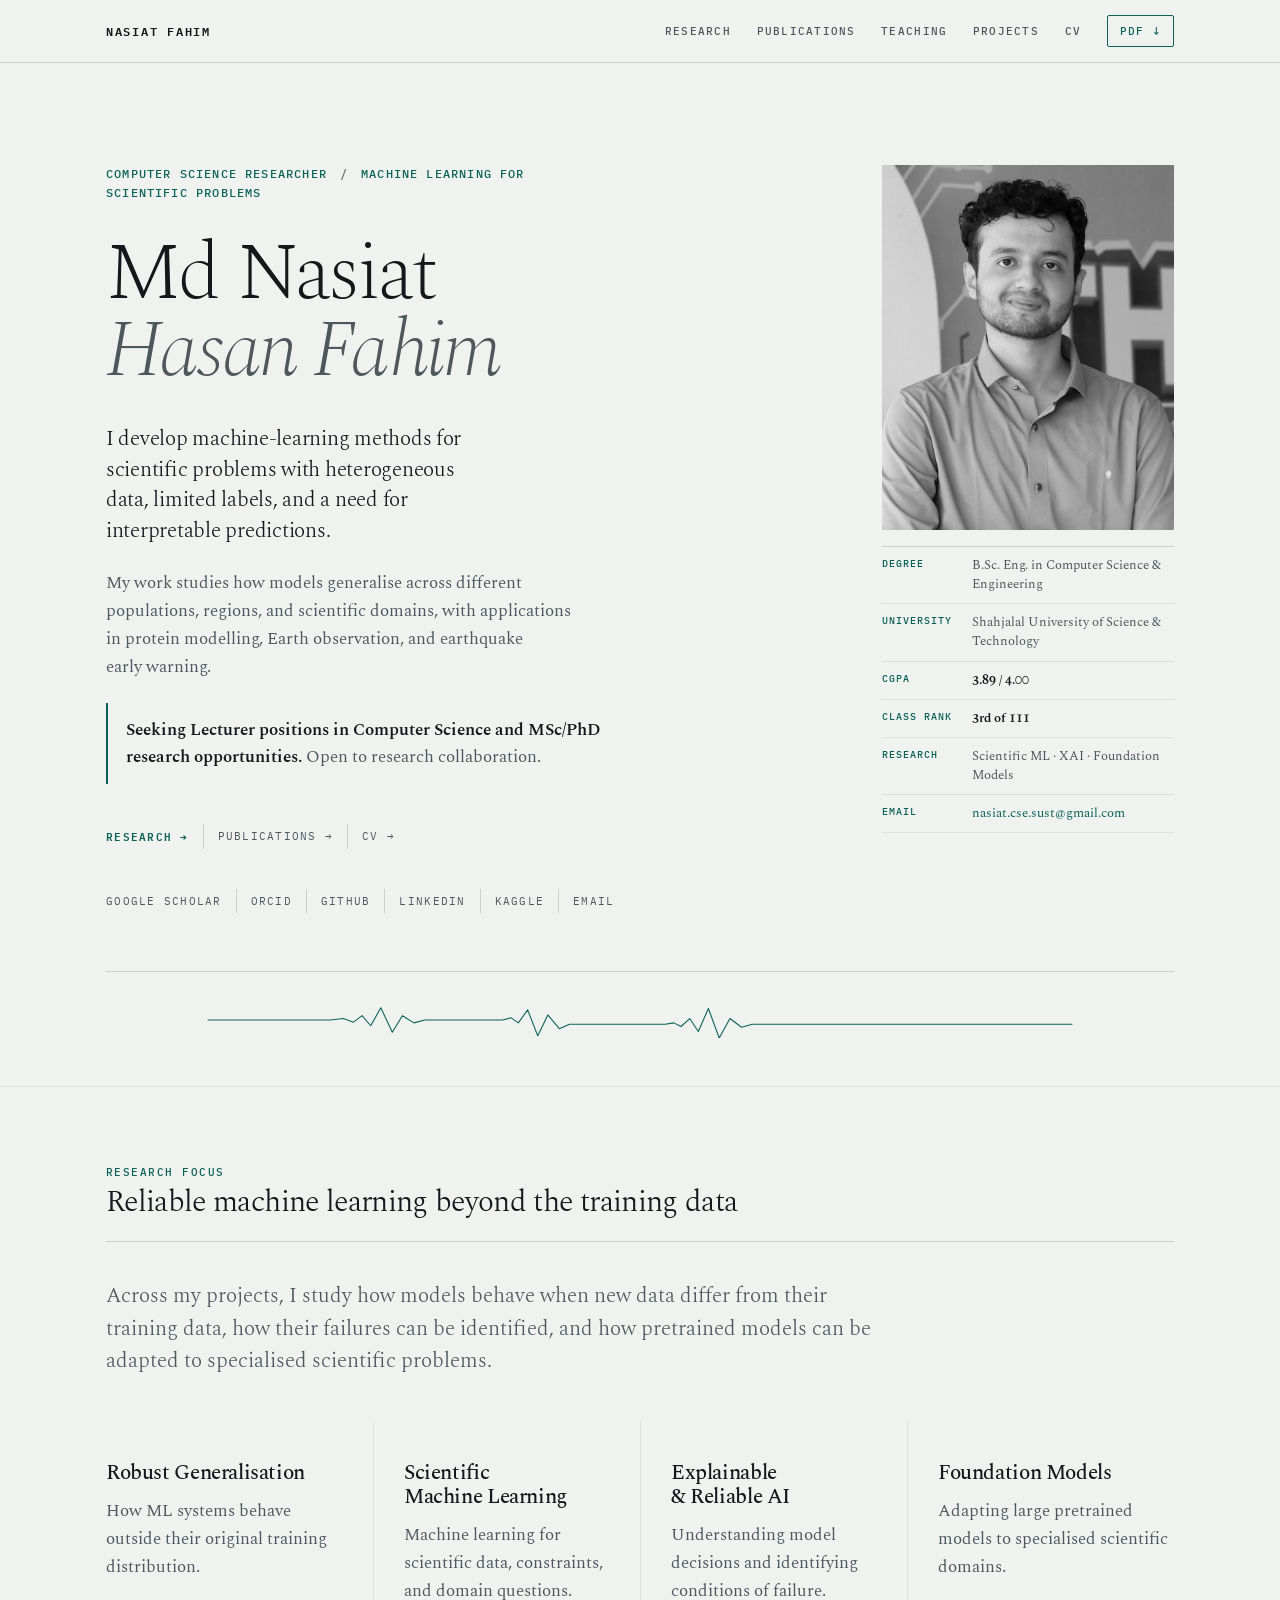
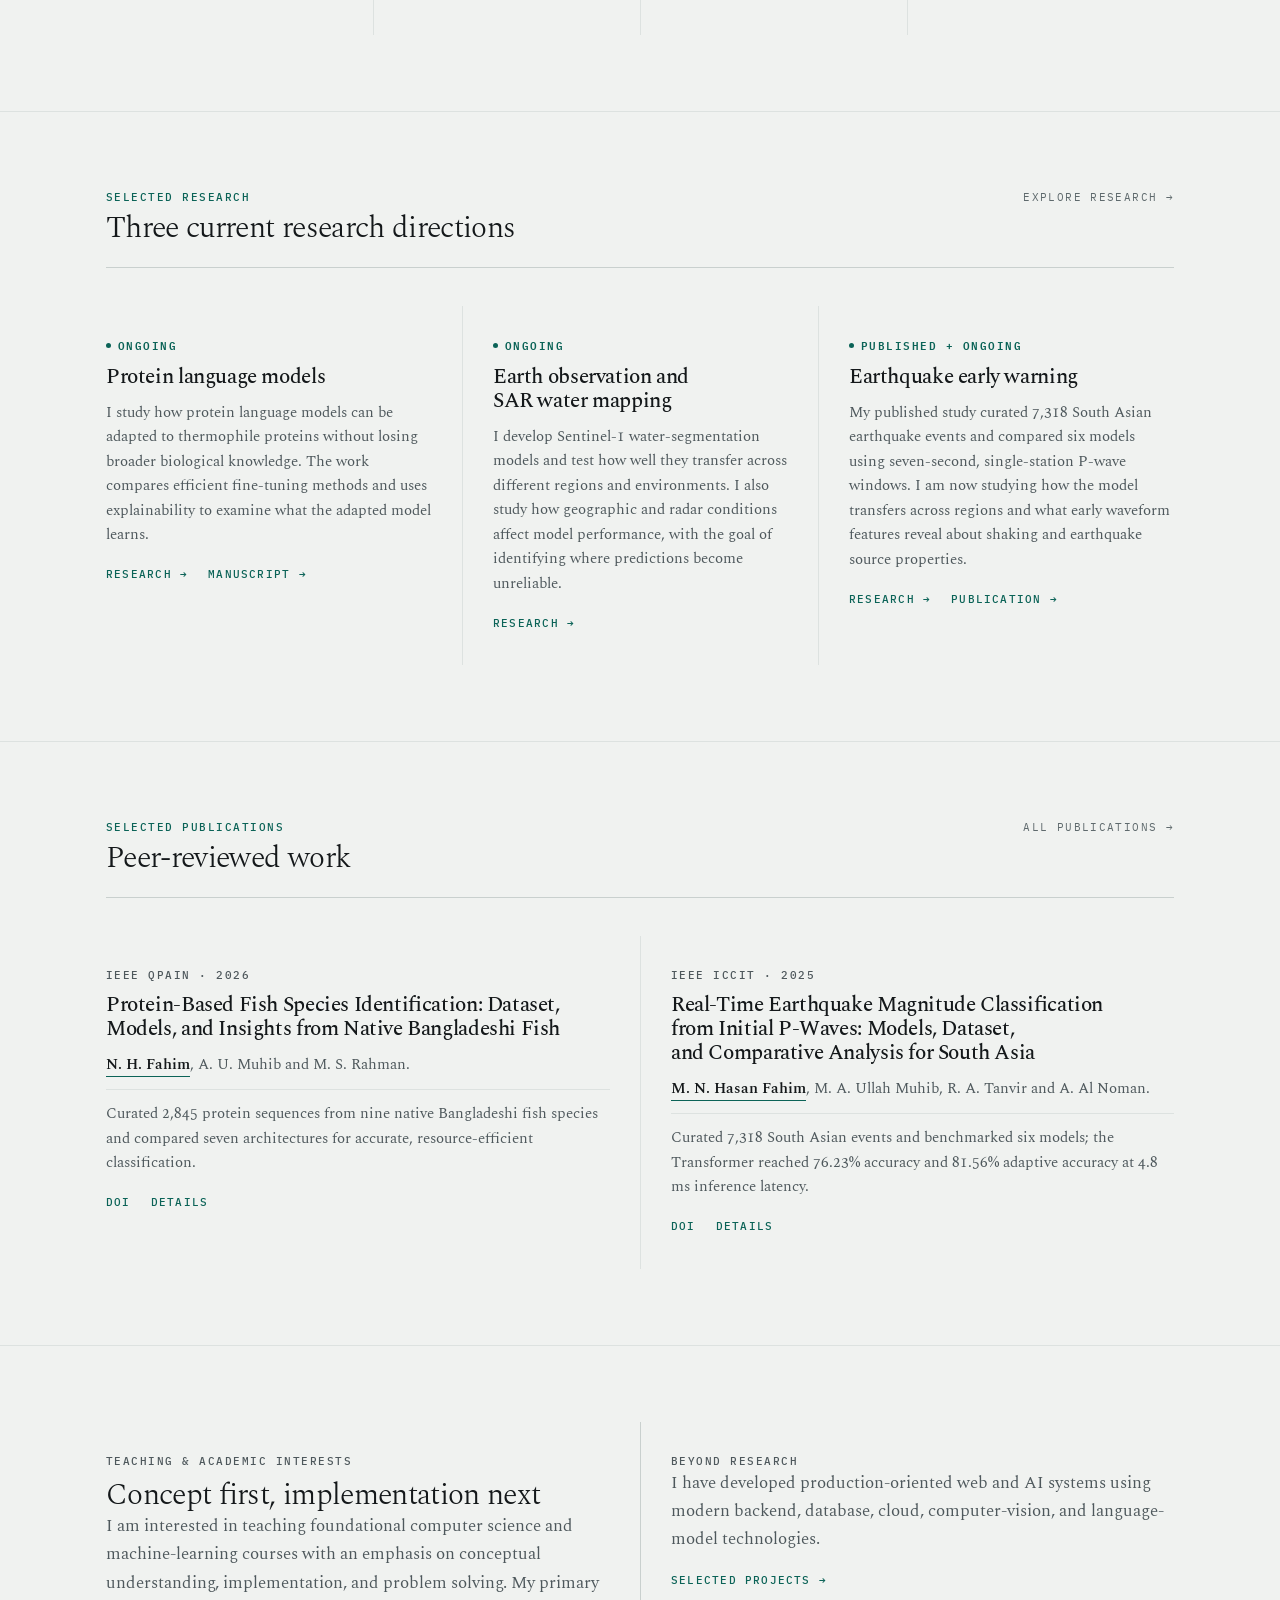
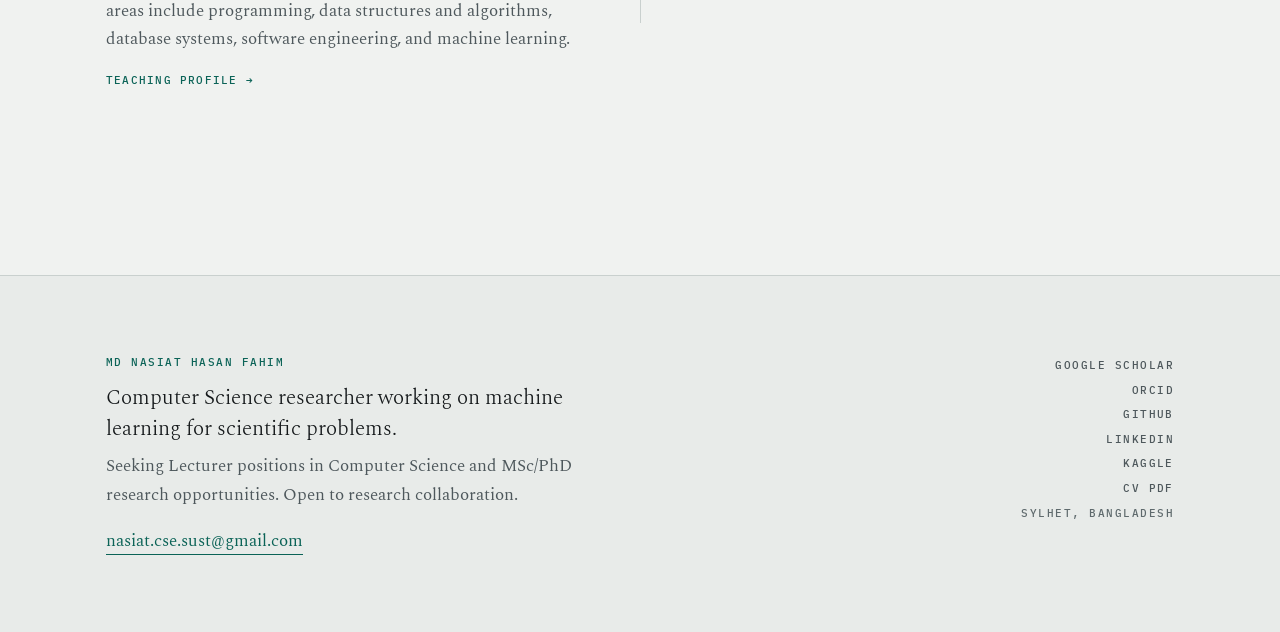
<file: index.html>
<!DOCTYPE html>
<html lang="en">
<head>
<meta charset="utf-8">
<meta name="viewport" content="width=device-width,initial-scale=1">
<title>Md Nasiat Hasan Fahim — Computer Science Researcher</title>
<meta name="description" content="Md Nasiat Hasan Fahim is a computer science researcher working on robust and explainable machine learning for scientific problems, including protein modelling, Earth observation, and earthquake early warning.">
<meta name="author" content="Md Nasiat Hasan Fahim">
<link rel="canonical" href="https://nasiatfahim.github.io/">
<meta property="og:type" content="website">
<meta property="og:title" content="Md Nasiat Hasan Fahim — Computer Science Researcher">
<meta property="og:description" content="Robust and explainable machine learning for scientific problems.">
<meta property="og:url" content="https://nasiatfahim.github.io/">
<meta property="og:image" content="https://nasiatfahim.github.io/assets/og.png">
<meta property="og:site_name" content="Md Nasiat Hasan Fahim">
<meta name="twitter:card" content="summary_large_image">
<meta name="twitter:title" content="Md Nasiat Hasan Fahim — Computer Science Researcher">
<meta name="twitter:description" content="Robust and explainable machine learning for scientific problems.">
<meta name="twitter:image" content="https://nasiatfahim.github.io/assets/og.png">
<link rel="preconnect" href="https://fonts.googleapis.com">
<link rel="preconnect" href="https://fonts.gstatic.com" crossorigin>
<link href="https://fonts.googleapis.com/css2?family=IBM+Plex+Mono:wght@400;450;500;600&family=Spectral:ital,wght@0,200;0,300;0,400;0,500;0,600;1,300;1,400&display=swap" rel="stylesheet">
<link rel="icon" href="data:image/svg+xml,%3Csvg xmlns=%27http://www.w3.org/2000/svg%27 viewBox=%270 0 32 32%27%3E%3Crect width=%2732%27 height=%2732%27 fill=%27%230B6357%27/%3E%3Cpath d=%27M4 16h5l3-9 4 18 4-13 3 4h5%27 fill=%27none%27 stroke=%27%23F0F2F0%27 stroke-width=%272%27 stroke-linejoin=%27round%27 stroke-linecap=%27round%27/%3E%3C/svg%3E">
<meta name="theme-color" content="#F0F2F0" media="(prefers-color-scheme: light)">
<meta name="theme-color" content="#0E1214" media="(prefers-color-scheme: dark)">
<link rel="stylesheet" href="assets/site.css">
<script type="application/ld+json">
{
  "@context": "https://schema.org",
  "@graph": [
    {
      "@type": "WebSite",
      "@id": "https://nasiatfahim.github.io/#website",
      "url": "https://nasiatfahim.github.io/",
      "name": "Md Nasiat Hasan Fahim",
      "alternateName": [
        "Nasiat Fahim",
        "nasiatfahim.github.io"
      ]
    },
    {
      "@type": "ProfilePage",
      "@id": "https://nasiatfahim.github.io/#profile",
      "url": "https://nasiatfahim.github.io/",
      "name": "Md Nasiat Hasan Fahim — Academic Profile",
      "isPartOf": {
        "@id": "https://nasiatfahim.github.io/#website"
      },
      "mainEntity": {
        "@id": "https://nasiatfahim.github.io/#person"
      }
    },
    {
      "@type": "Person",
      "@id": "https://nasiatfahim.github.io/#person",
      "name": "Md Nasiat Hasan Fahim",
      "alternateName": [
        "Md. Nasiat Hasan Fahim",
        "Nasiat Hasan Fahim",
        "Nasiat Fahim"
      ],
      "url": "https://nasiatfahim.github.io/",
      "image": "https://nasiatfahim.github.io/assets/portrait.jpg",
      "email": "mailto:nasiat.cse.sust@gmail.com",
      "jobTitle": "Computer Science Researcher",
      "alumniOf": {
        "@type": "CollegeOrUniversity",
        "name": "Shahjalal University of Science and Technology",
        "alternateName": "SUST"
      },
      "knowsAbout": [
        "Machine Learning",
        "Scientific Machine Learning",
        "Explainable Artificial Intelligence",
        "Robust Generalisation",
        "Foundation Models",
        "Remote Sensing",
        "Protein Language Models",
        "Earthquake Early Warning"
      ],
      "identifier": {
        "@type": "PropertyValue",
        "propertyID": "ORCID",
        "value": "0009-0007-4259-212X"
      },
      "sameAs": [
        "https://scholar.google.com/citations?user=66ZlI5MAAAAJ",
        "https://orcid.org/0009-0007-4259-212X",
        "https://github.com/nasiatfahim",
        "https://www.linkedin.com/in/nasiat-fahim",
        "https://www.kaggle.com/nasiatfahim"
      ]
    }
  ]
}
</script>
</head>
<body>
<a class="skip" href="#main">Skip to content</a>

<header class="masthead">
  <div class="wrap">
    <div class="brand-row">
      <a class="brand" href="index.html" aria-current="page">Nasiat&nbsp;Fahim</a>
      <a class="mobile-pdf" href="assets/Md-Nasiat-Hasan-Fahim-CV.pdf" download>Download CV</a>
    </div>
    <nav class="nav" aria-label="Main">
      <a href="research.html">Research</a>
      <a href="publications.html">Publications</a>
      <a href="teaching.html">Teaching</a>
      <a href="projects.html">Projects</a>
      <a href="cv.html">CV</a>
      <a class="pdf desktop-pdf" href="assets/Md-Nasiat-Hasan-Fahim-CV.pdf" download aria-label="Download Md Nasiat Hasan Fahim CV as PDF">PDF&nbsp;&darr;</a>
    </nav>
  </div>
</header>

<main id="main">
<section class="hero home-hero">
  <div class="wrap">
    <div class="hero-grid">
      <div>
        <p class="hero-role">Computer Science Researcher <span aria-hidden="true">/</span> Machine Learning for Scientific Problems</p>
        <h1>Md Nasiat<br><em>Hasan Fahim</em></h1>
        <p class="lede">I develop machine-learning methods for scientific problems with heterogeneous data, limited labels, and a need for interpretable predictions.</p>
        <p class="standfirst">My work studies how models generalise across different populations, regions, and scientific domains, with applications in protein modelling, Earth observation, and earthquake early warning.</p>
        <p class="opportunity"><strong>Seeking Lecturer positions in Computer Science and MSc/PhD research opportunities.</strong> Open to research collaboration.</p>
        <div class="links primary-links">
          <a class="key" href="research.html">Research &rarr;</a>
          <a href="publications.html">Publications &rarr;</a>
          <a href="cv.html">CV &rarr;</a>
        </div>
        <div class="links secondary-links" aria-label="External profiles and contact">
          <a rel="me" href="https://scholar.google.com/citations?user=66ZlI5MAAAAJ">Google Scholar</a>
          <a rel="me" href="https://orcid.org/0009-0007-4259-212X">ORCID</a>
          <a rel="me" href="https://github.com/nasiatfahim">GitHub</a>
          <a rel="me" href="https://www.linkedin.com/in/nasiat-fahim">LinkedIn</a>
          <a rel="me" href="https://www.kaggle.com/nasiatfahim">Kaggle</a>
          <a href="mailto:nasiat.cse.sust@gmail.com">Email</a>
        </div>
      </div>
      <aside class="profile-panel" aria-label="Academic summary">
        <img class="portrait" src="assets/portrait.jpg" alt="Portrait of Md Nasiat Hasan Fahim" width="800" height="1000" decoding="async" fetchpriority="high">
        <dl class="profile-facts">
          <div><dt>Degree</dt><dd>B.Sc. Eng. in Computer Science &amp; Engineering</dd></div>
          <div><dt>University</dt><dd>Shahjalal University of Science &amp; Technology</dd></div>
          <div><dt>CGPA</dt><dd><strong>3.89 / 4.00</strong></dd></div>
          <div><dt>Class Rank</dt><dd><strong>3rd of 111</strong></dd></div>
          <div><dt>Research</dt><dd>Scientific ML &middot; XAI &middot; Foundation Models</dd></div>
          <div><dt>Email</dt><dd><a href="mailto:nasiat.cse.sust@gmail.com">nasiat.cse.sust@gmail.com</a></dd></div>
        </dl>
      </aside>
    </div>

    <figure class="wave-divider" aria-label="Stylised scientific waveform">
      <svg viewBox="0 0 1200 50" role="img" aria-hidden="true">
        <path pathLength="1000" d="M0 25H170l18-2 14 5 12-9 12 14 14-25 16 34 14-23 16 10 15-4h108l12-3 10 7 13-18 14 36 14-29 16 19 14-6h133l12-2 10 5 12-11 12 18 14-32 15 41 15-27 16 12 15-4H1200"/>
      </svg>
    </figure>
  </div>
</section>

<section class="section home-section">
  <div class="wrap">
    <div class="section-head">
      <div><p class="mono">Research focus</p><h2 class="h2">Reliable machine learning beyond the training data</h2></div>
    </div>
    <p class="section-intro">Across my projects, I study how models behave when new data differ from their training data, how their failures can be identified, and how pretrained models can be adapted to specialised scientific problems.</p>
    <div class="focus-grid">
      <div><h3>Robust Generalisation</h3><p>How ML systems behave outside their original training distribution.</p></div>
      <div><h3>Scientific Machine Learning</h3><p>Machine learning for scientific data, constraints, and domain questions.</p></div>
      <div><h3>Explainable &amp; Reliable AI</h3><p>Understanding model decisions and identifying conditions of failure.</p></div>
      <div><h3>Foundation Models</h3><p>Adapting large pretrained models to specialised scientific domains.</p></div>
    </div>
  </div>
</section>

<section class="section home-section">
  <div class="wrap">
    <div class="section-head">
      <div><p class="mono">Selected research</p><h2 class="h2">Three current research directions</h2></div>
      <a href="research.html">Explore research &rarr;</a>
    </div>
    <div class="research-grid">
      <article>
        <p class="mono status">Ongoing</p>
        <h3><a href="research.html#plm">Protein language models</a></h3>
        <p>I study how protein language models can be adapted to thermophile proteins without losing broader biological knowledge. The work compares efficient fine-tuning methods and uses explainability to examine what the adapted model learns.</p>
        <div class="actions"><a href="research.html#plm">Research &rarr;</a><a href="publications.html#progen">Manuscript &rarr;</a></div>
      </article>
      <article>
        <p class="mono status">Ongoing</p>
        <h3><a href="research.html#sar">Earth observation and SAR water mapping</a></h3>
        <p>I develop Sentinel-1 water-segmentation models and test how well they transfer across different regions and environments. I also study how geographic and radar conditions affect model performance, with the goal of identifying where predictions become unreliable.</p>
        <div class="actions"><a href="research.html#sar">Research &rarr;</a></div>
      </article>
      <article>
        <p class="mono status">Published + ongoing</p>
        <h3><a href="research.html#eew">Earthquake early warning</a></h3>
        <p>My published study curated 7,318 South Asian earthquake events and compared six models using seven-second, single-station P-wave windows. I am now studying how the model transfers across regions and what early waveform features reveal about shaking and earthquake source properties.</p>
        <div class="actions"><a href="research.html#eew">Research &rarr;</a><a href="https://doi.org/10.1109/ICCIT68739.2025.11489542">Publication &rarr;</a></div>
      </article>
    </div>
  </div>
</section>

<section class="section home-section">
  <div class="wrap">
    <div class="section-head">
      <div><p class="mono">Selected publications</p><h2 class="h2">Peer-reviewed work</h2></div>
      <a href="publications.html">All publications &rarr;</a>
    </div>
    <div class="publication-grid">
      <article>
        <p class="mono">IEEE QPAIN &middot; 2026</p>
        <h3>Protein-Based Fish Species Identification: Dataset, Models, and Insights from Native Bangladeshi Fish</h3>
        <p class="cite"><span class="me">N. H. Fahim</span>, A. U. Muhib and M. S. Rahman.</p>
        <p>Curated 2,845 protein sequences from nine native Bangladeshi fish species and compared seven architectures for accurate, resource-efficient classification.</p>
        <div class="actions"><a href="https://doi.org/10.1109/QPAIN69676.2026.11546620">DOI</a><a href="publications.html#fish">Details</a></div>
      </article>
      <article>
        <p class="mono">IEEE ICCIT &middot; 2025</p>
        <h3>Real-Time Earthquake Magnitude Classification from Initial P-Waves: Models, Dataset, and Comparative Analysis for South Asia</h3>
        <p class="cite"><span class="me">M. N. Hasan Fahim</span>, M. A. Ullah Muhib, R. A. Tanvir and A. Al Noman.</p>
        <p>Curated 7,318 South Asian events and benchmarked six models; the Transformer reached 76.23% accuracy and 81.56% adaptive accuracy at 4.8 ms inference latency.</p>
        <div class="actions"><a href="https://doi.org/10.1109/ICCIT68739.2025.11489542">DOI</a><a href="publications.html#eew">Details</a></div>
      </article>
    </div>
  </div>
</section>

<section class="section home-section">
  <div class="wrap closing-grid">
    <div>
      <p class="mono">Teaching &amp; academic interests</p>
      <h2 class="h2">Concept first, implementation next</h2>
      <p>I am interested in teaching foundational computer science and machine-learning courses with an emphasis on conceptual understanding, implementation, and problem solving. My primary areas include programming, data structures and algorithms, database systems, software engineering, and machine learning.</p>
      <div class="actions"><a href="teaching.html">Teaching profile &rarr;</a></div>
    </div>
    <div class="beyond-research">
      <p class="mono">Beyond research</p>
      <p>I have developed production-oriented web and AI systems using modern backend, database, cloud, computer-vision, and language-model technologies.</p>
      <div class="actions"><a href="projects.html">Selected projects &rarr;</a></div>
    </div>
  </div>
</section>
</main>

<footer class="foot">
  <div class="wrap foot-grid">
    <div>
      <p class="mono foot-name">Md Nasiat Hasan Fahim</p>
      <p class="foot-summary">Computer Science researcher working on machine learning for scientific problems.</p>
      <p>Seeking Lecturer positions in Computer Science and MSc/PhD research opportunities. Open to research collaboration.</p>
      <a href="mailto:nasiat.cse.sust@gmail.com">nasiat.cse.sust@gmail.com</a>
    </div>
    <div class="mono meta">
      <a rel="me" href="https://scholar.google.com/citations?user=66ZlI5MAAAAJ">Google Scholar</a><br>
      <a rel="me" href="https://orcid.org/0009-0007-4259-212X">ORCID</a><br>
      <a rel="me" href="https://github.com/nasiatfahim">GitHub</a><br>
      <a rel="me" href="https://www.linkedin.com/in/nasiat-fahim">LinkedIn</a><br>
      <a rel="me" href="https://www.kaggle.com/nasiatfahim">Kaggle</a><br>
      <a href="assets/Md-Nasiat-Hasan-Fahim-CV.pdf" download>CV PDF</a><br>
      <span>Sylhet, Bangladesh</span>
    </div>
  </div>
</footer>
</body>
</html>
</file>
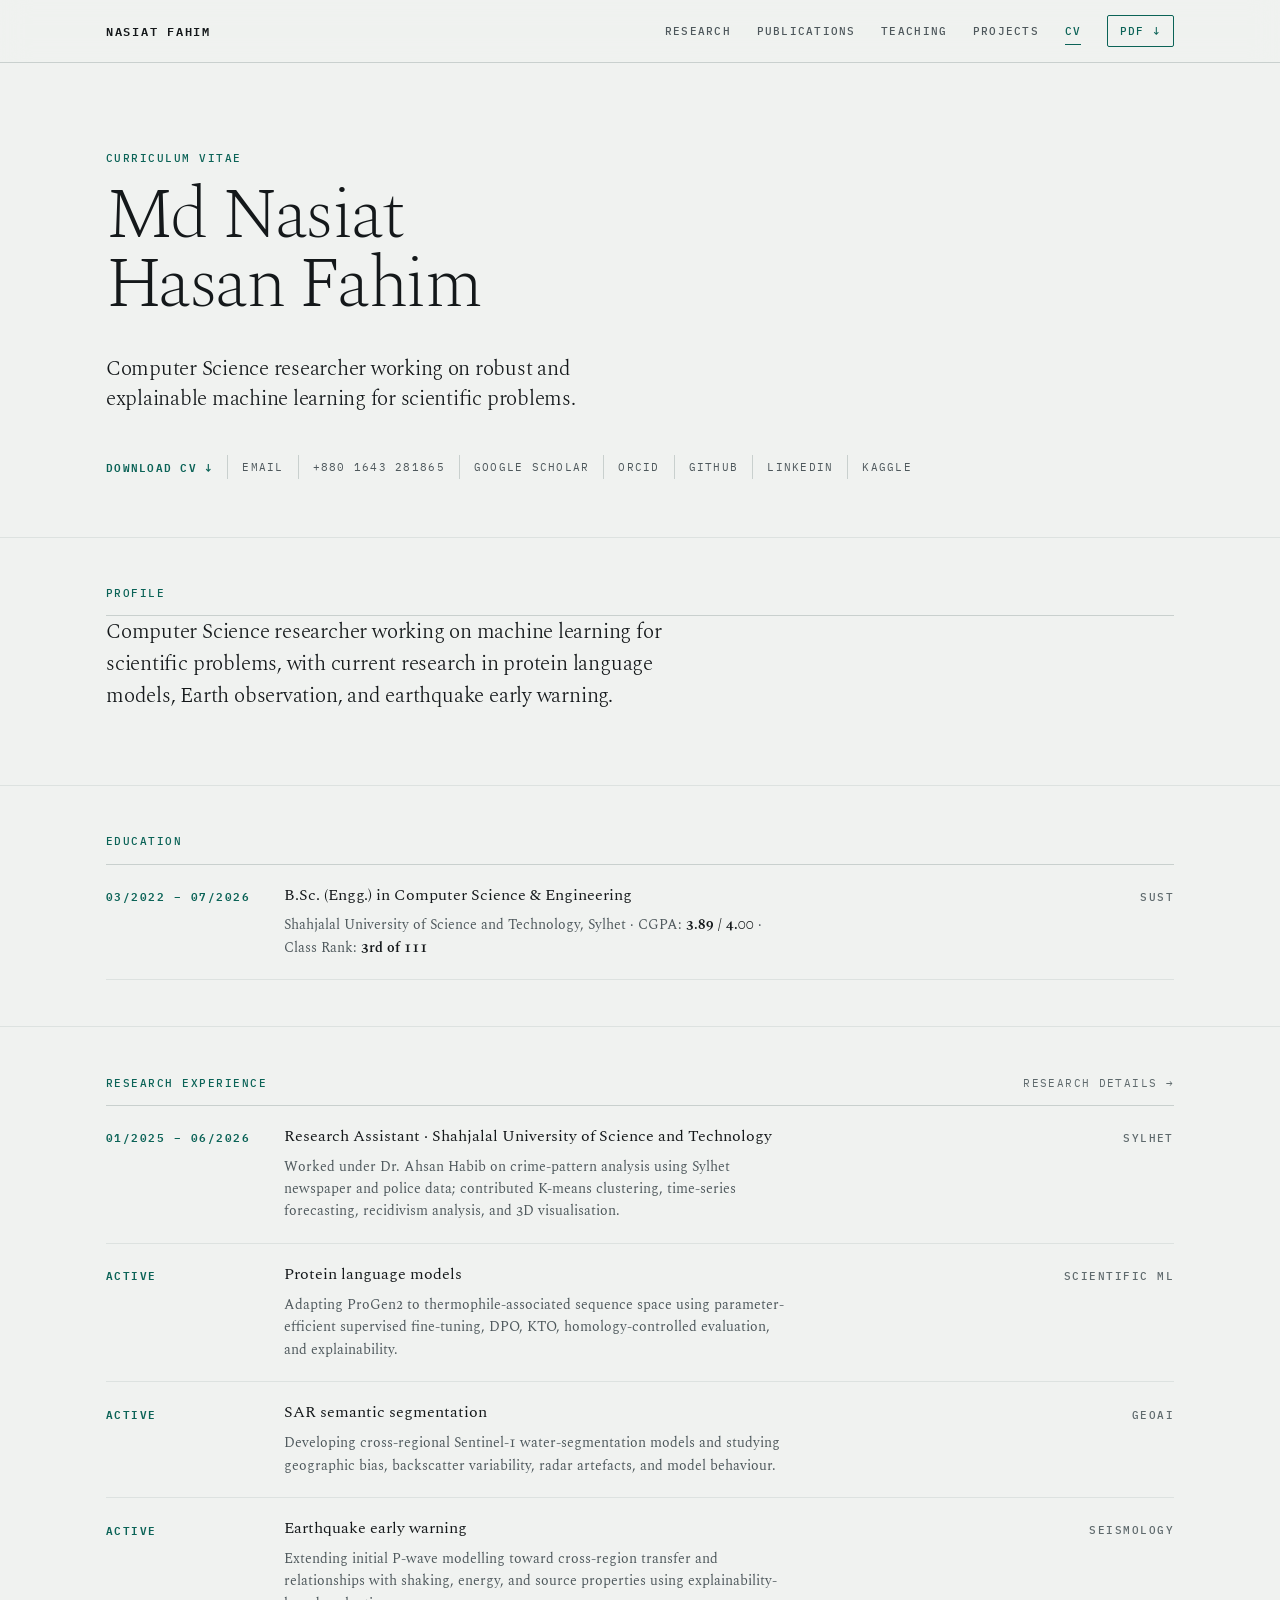
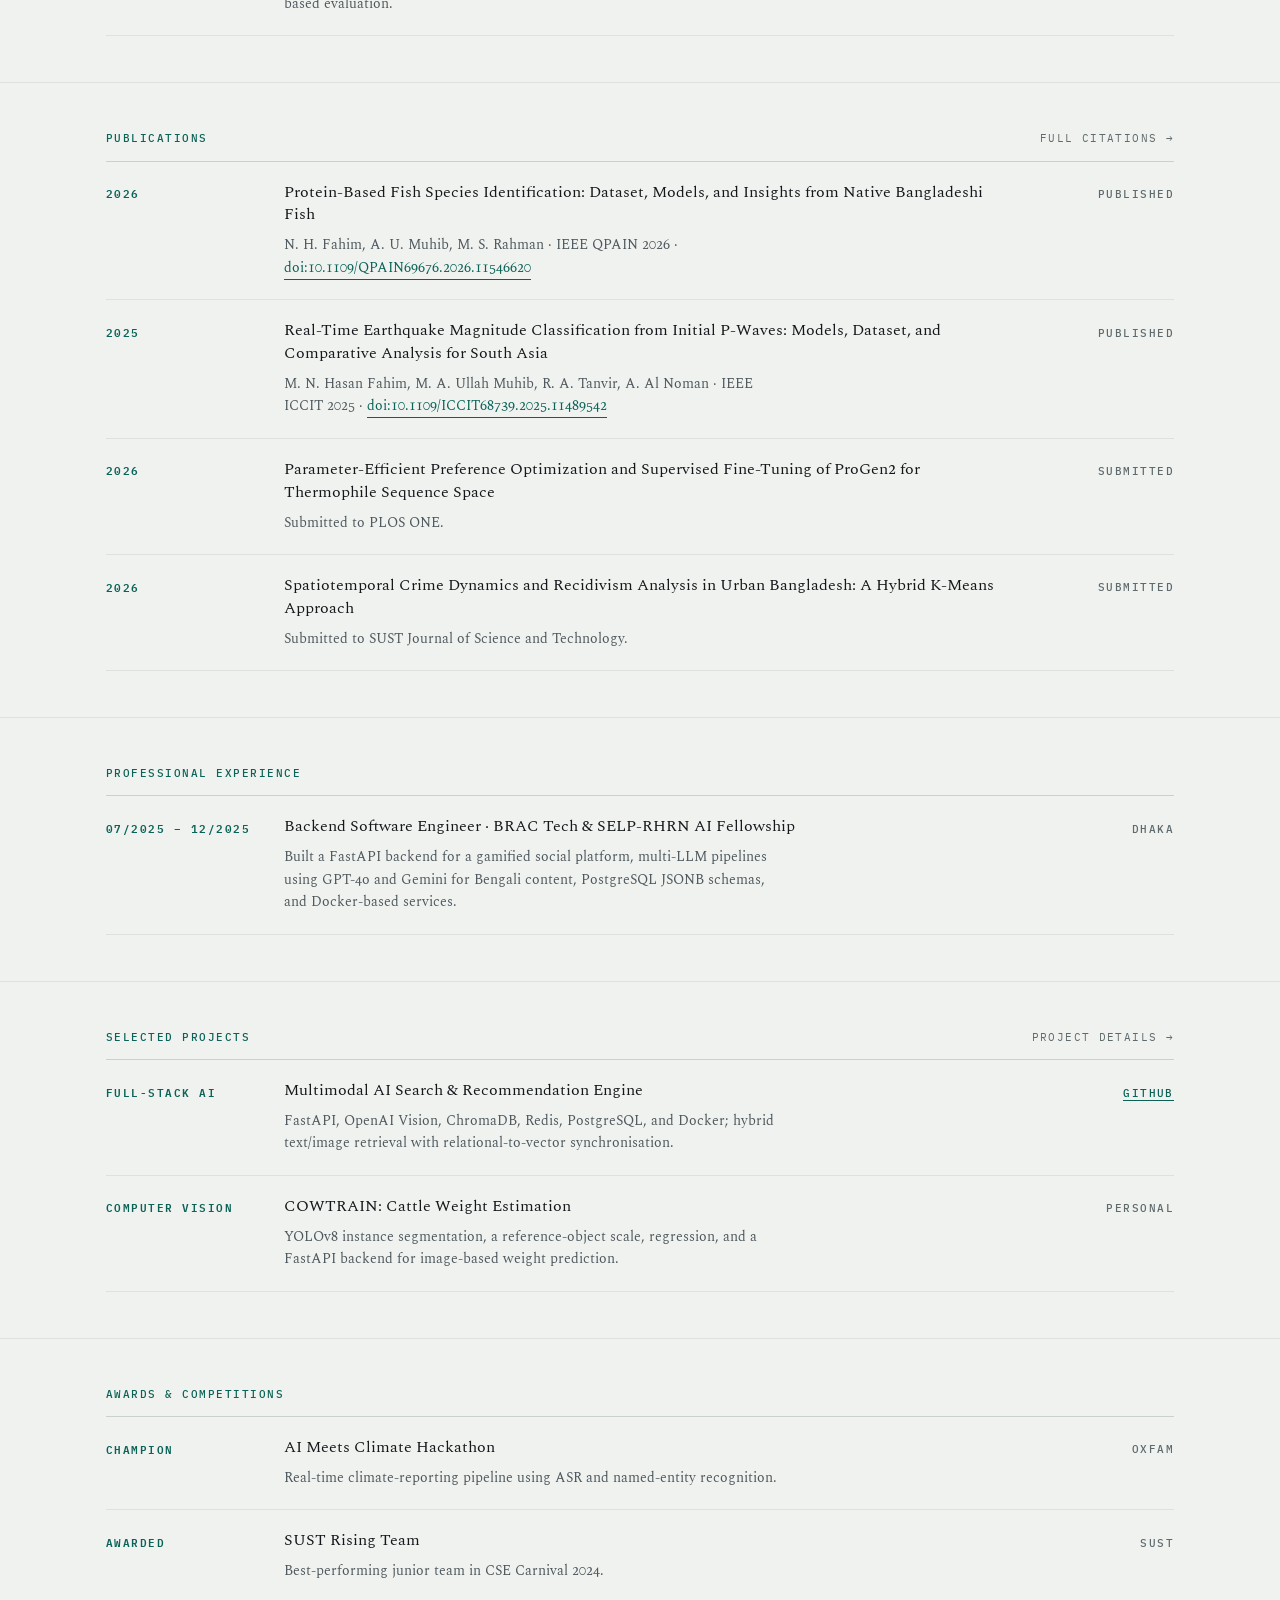
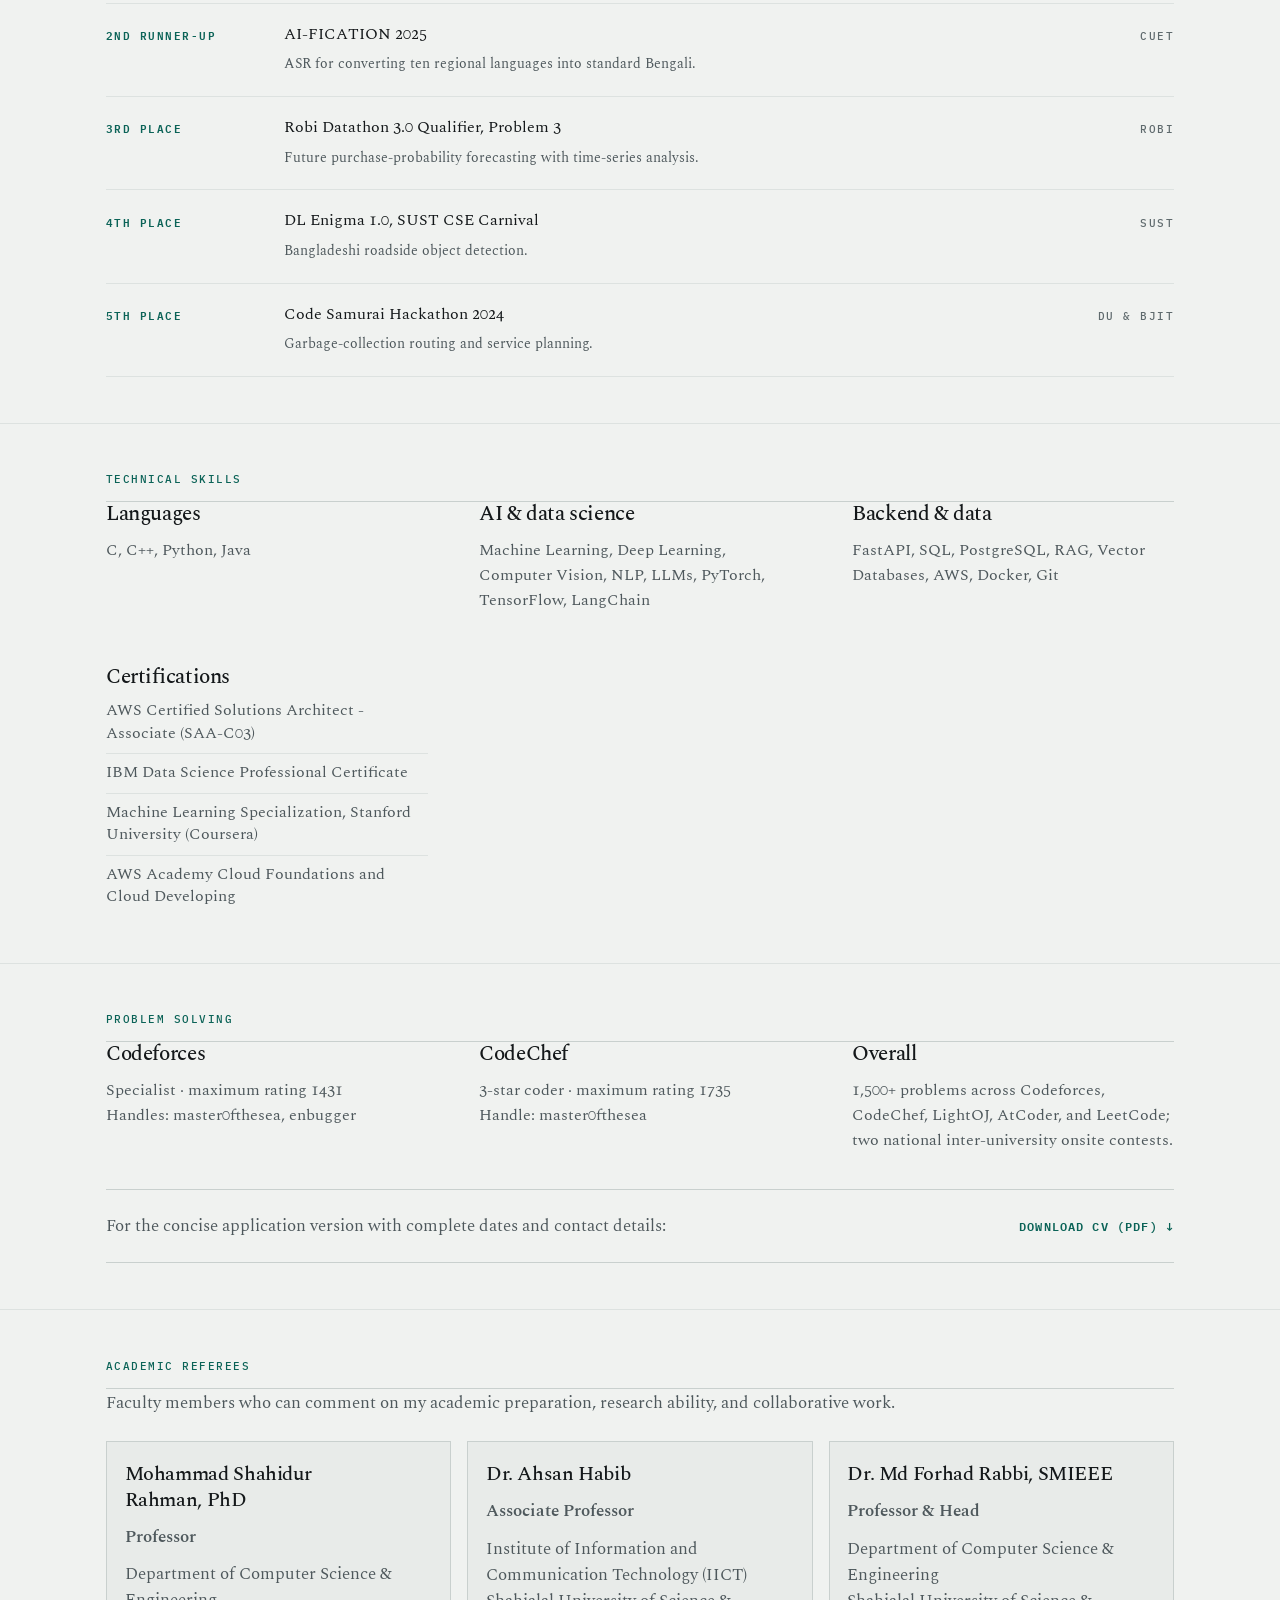
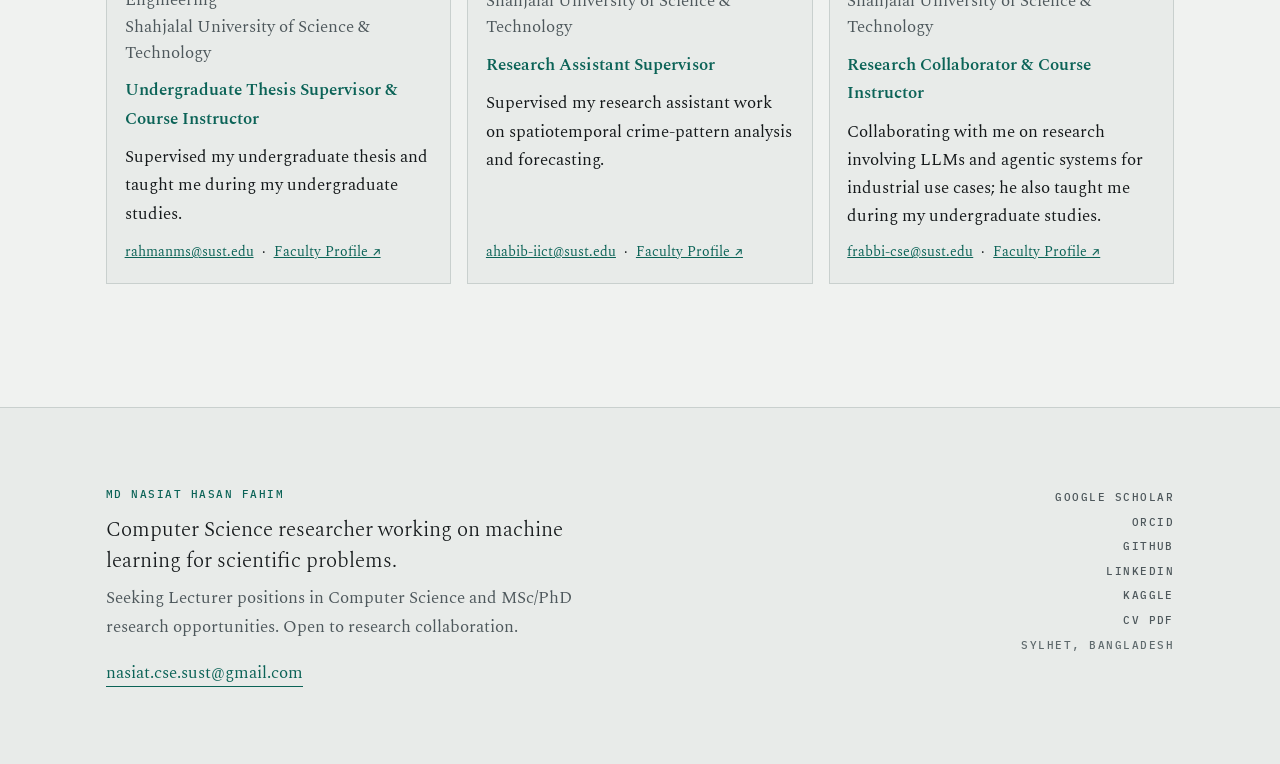
<file: cv.html>
<!DOCTYPE html>
<html lang="en">
<head>
<meta charset="utf-8">
<meta name="viewport" content="width=device-width,initial-scale=1">
<title>CV — Md Nasiat Hasan Fahim</title>
<meta name="description" content="Curriculum vitae of Md Nasiat Hasan Fahim: education, research, publications, engineering, projects, awards, and technical skills.">
<meta name="author" content="Md Nasiat Hasan Fahim">
<link rel="canonical" href="https://nasiatfahim.github.io/cv.html">
<meta property="og:type" content="website">
<meta property="og:title" content="CV — Md Nasiat Hasan Fahim">
<meta property="og:description" content="Curriculum vitae: education, research, publications, engineering, projects, awards, and technical skills.">
<meta property="og:url" content="https://nasiatfahim.github.io/cv.html">
<meta property="og:image" content="https://nasiatfahim.github.io/assets/og.png">
<meta property="og:site_name" content="Md Nasiat Hasan Fahim">
<meta name="twitter:card" content="summary_large_image">
<meta name="twitter:title" content="CV — Md Nasiat Hasan Fahim">
<meta name="twitter:description" content="Curriculum vitae: education, research, publications, engineering, projects, awards, and technical skills.">
<meta name="twitter:image" content="https://nasiatfahim.github.io/assets/og.png">
<link rel="preconnect" href="https://fonts.googleapis.com">
<link rel="preconnect" href="https://fonts.gstatic.com" crossorigin>
<link href="https://fonts.googleapis.com/css2?family=IBM+Plex+Mono:wght@400;450;500;600&family=Spectral:ital,wght@0,200;0,300;0,400;0,500;0,600;1,300;1,400&display=swap" rel="stylesheet">
<link rel="icon" href="data:image/svg+xml,%3Csvg xmlns=%27http://www.w3.org/2000/svg%27 viewBox=%270 0 32 32%27%3E%3Crect width=%2732%27 height=%2732%27 fill=%27%230B6357%27/%3E%3Cpath d=%27M4 16h5l3-9 4 18 4-13 3 4h5%27 fill=%27none%27 stroke=%27%23F0F2F0%27 stroke-width=%272%27 stroke-linejoin=%27round%27 stroke-linecap=%27round%27/%3E%3C/svg%3E">
<meta name="theme-color" content="#F0F2F0" media="(prefers-color-scheme: light)">
<meta name="theme-color" content="#0E1214" media="(prefers-color-scheme: dark)">
<link rel="stylesheet" href="assets/site.css">
</head>
<body>
<a class="skip" href="#main">Skip to content</a>
<header class="masthead">
  <div class="wrap">
    <div class="brand-row">
      <a class="brand" href="index.html">Nasiat&nbsp;Fahim</a>
      <a class="mobile-pdf" href="assets/Md-Nasiat-Hasan-Fahim-CV.pdf" download>Download CV</a>
    </div>
    <nav class="nav" aria-label="Main">
      <a href="research.html">Research</a>
      <a href="publications.html">Publications</a>
      <a href="teaching.html">Teaching</a>
      <a href="projects.html">Projects</a>
      <a href="cv.html" aria-current="page">CV</a>
      <a class="pdf desktop-pdf" href="assets/Md-Nasiat-Hasan-Fahim-CV.pdf" download aria-label="Download Md Nasiat Hasan Fahim CV as PDF">PDF&nbsp;&darr;</a>
    </nav>
  </div>
</header>

<main id="main">
<section class="hero interior-hero cv-hero">
  <div class="wrap">
    <p class="mono page-label">Curriculum vitae</p>
    <h1>Md Nasiat Hasan Fahim</h1>
    <p class="lede">Computer Science researcher working on robust and explainable machine learning for scientific problems.</p>
    <div class="links cv-links">
      <a class="key" href="assets/Md-Nasiat-Hasan-Fahim-CV.pdf" download>Download CV &darr;</a>
      <a href="mailto:nasiat.cse.sust@gmail.com">Email</a>
      <a href="tel:+8801643281865">+880 1643 281865</a>
      <a rel="me" href="https://scholar.google.com/citations?user=66ZlI5MAAAAJ">Google Scholar</a>
      <a rel="me" href="https://orcid.org/0009-0007-4259-212X">ORCID</a>
      <a rel="me" href="https://github.com/nasiatfahim">GitHub</a>
      <a rel="me" href="https://www.linkedin.com/in/nasiat-fahim">LinkedIn</a>
      <a rel="me" href="https://www.kaggle.com/nasiatfahim">Kaggle</a>
    </div>
  </div>
</section>

<section class="section dense">
  <div class="wrap">
    <div class="section-head"><div><h2 class="mono">Profile</h2></div></div>
    <div class="prose"><p class="first">Computer Science researcher working on machine learning for scientific problems, with current research in protein language models, Earth observation, and earthquake early warning.</p></div>
  </div>
</section>

<section class="section dense">
  <div class="wrap">
    <div class="section-head"><div><h2 class="mono">Education</h2></div></div>
    <div class="rows">
      <div class="row">
        <p class="mono">03/2022 &ndash; 07/2026</p>
        <p class="what">B.Sc. (Engg.) in Computer Science &amp; Engineering<small>Shahjalal University of Science and Technology, Sylhet &middot; CGPA: <strong>3.89 / 4.00</strong> &middot; Class Rank: <strong>3rd of 111</strong></small></p>
        <p class="mono who">SUST</p>
      </div>
    </div>
  </div>
</section>

<section class="section dense">
  <div class="wrap">
    <div class="section-head"><div><h2 class="mono">Research experience</h2></div><a href="research.html">Research details &rarr;</a></div>
    <div class="rows">
      <div class="row">
        <p class="mono">01/2025 &ndash; 06/2026</p>
        <p class="what">Research Assistant &middot; Shahjalal University of Science and Technology<small>Worked under Dr. Ahsan Habib on crime-pattern analysis using Sylhet newspaper and police data; contributed K-means clustering, time-series forecasting, recidivism analysis, and 3D visualisation.</small></p>
        <p class="mono who">Sylhet</p>
      </div>
      <div class="row">
        <p class="mono">Active</p>
        <p class="what">Protein language models<small>Adapting ProGen2 to thermophile-associated sequence space using parameter-efficient supervised fine-tuning, DPO, KTO, homology-controlled evaluation, and explainability.</small></p>
        <p class="mono who">Scientific ML</p>
      </div>
      <div class="row">
        <p class="mono">Active</p>
        <p class="what">SAR semantic segmentation<small>Developing cross-regional Sentinel-1 water-segmentation models and studying geographic bias, backscatter variability, radar artefacts, and model behaviour.</small></p>
        <p class="mono who">GeoAI</p>
      </div>
      <div class="row">
        <p class="mono">Active</p>
        <p class="what">Earthquake early warning<small>Extending initial P-wave modelling toward cross-region transfer and relationships with shaking, energy, and source properties using explainability-based evaluation.</small></p>
        <p class="mono who">Seismology</p>
      </div>
    </div>
  </div>
</section>

<section class="section dense">
  <div class="wrap">
    <div class="section-head"><div><h2 class="mono">Publications</h2></div><a href="publications.html">Full citations &rarr;</a></div>
    <div class="rows">
      <div class="row">
        <p class="mono">2026</p>
        <p class="what">Protein-Based Fish Species Identification: Dataset, Models, and Insights from Native Bangladeshi Fish<small>N. H. Fahim, A. U. Muhib, M. S. Rahman &middot; IEEE QPAIN 2026 &middot; <a href="https://doi.org/10.1109/QPAIN69676.2026.11546620">doi:10.1109/QPAIN69676.2026.11546620</a></small></p>
        <p class="mono who">Published</p>
      </div>
      <div class="row">
        <p class="mono">2025</p>
        <p class="what">Real-Time Earthquake Magnitude Classification from Initial P-Waves: Models, Dataset, and Comparative Analysis for South Asia<small>M. N. Hasan Fahim, M. A. Ullah Muhib, R. A. Tanvir, A. Al Noman &middot; IEEE ICCIT 2025 &middot; <a href="https://doi.org/10.1109/ICCIT68739.2025.11489542">doi:10.1109/ICCIT68739.2025.11489542</a></small></p>
        <p class="mono who">Published</p>
      </div>
      <div class="row">
        <p class="mono">2026</p>
        <p class="what">Parameter-Efficient Preference Optimization and Supervised Fine-Tuning of ProGen2 for Thermophile Sequence Space<small>Submitted to PLOS ONE.</small></p>
        <p class="mono who">Submitted</p>
      </div>
      <div class="row">
        <p class="mono">2026</p>
        <p class="what">Spatiotemporal Crime Dynamics and Recidivism Analysis in Urban Bangladesh: A Hybrid K-Means Approach<small>Submitted to SUST Journal of Science and Technology.</small></p>
        <p class="mono who">Submitted</p>
      </div>
    </div>
  </div>
</section>

<section class="section dense">
  <div class="wrap">
    <div class="section-head"><div><h2 class="mono">Professional experience</h2></div></div>
    <div class="rows">
      <div class="row">
        <p class="mono">07/2025 &ndash; 12/2025</p>
        <p class="what">Backend Software Engineer &middot; BRAC Tech &amp; SELP-RHRN AI Fellowship<small>Built a FastAPI backend for a gamified social platform, multi-LLM pipelines using GPT-4o and Gemini for Bengali content, PostgreSQL JSONB schemas, and Docker-based services.</small></p>
        <p class="mono who">Dhaka</p>
      </div>
    </div>
  </div>
</section>

<section class="section dense">
  <div class="wrap">
    <div class="section-head"><div><h2 class="mono">Selected projects</h2></div><a href="projects.html">Project details &rarr;</a></div>
    <div class="rows">
      <div class="row">
        <p class="mono">Full-stack AI</p>
        <p class="what">Multimodal AI Search &amp; Recommendation Engine<small>FastAPI, OpenAI Vision, ChromaDB, Redis, PostgreSQL, and Docker; hybrid text/image retrieval with relational-to-vector synchronisation.</small></p>
        <p class="mono who"><a href="https://github.com/shifat71/350">GitHub</a></p>
      </div>
      <div class="row">
        <p class="mono">Computer vision</p>
        <p class="what">COWTRAIN: Cattle Weight Estimation<small>YOLOv8 instance segmentation, a reference-object scale, regression, and a FastAPI backend for image-based weight prediction.</small></p>
        <p class="mono who">Personal</p>
      </div>
    </div>
  </div>
</section>

<section class="section dense">
  <div class="wrap">
    <div class="section-head"><div><h2 class="mono">Awards &amp; competitions</h2></div></div>
    <div class="rows">
      <div class="row"><p class="mono">Champion</p><p class="what">AI Meets Climate Hackathon<small>Real-time climate-reporting pipeline using ASR and named-entity recognition.</small></p><p class="mono who">Oxfam</p></div>
      <div class="row"><p class="mono">Awarded</p><p class="what">SUST Rising Team<small>Best-performing junior team in CSE Carnival 2024.</small></p><p class="mono who">SUST</p></div>
      <div class="row"><p class="mono">2nd runner-up</p><p class="what">AI-FICATION 2025<small>ASR for converting ten regional languages into standard Bengali.</small></p><p class="mono who">CUET</p></div>
      <div class="row"><p class="mono">3rd place</p><p class="what">Robi Datathon 3.0 Qualifier, Problem 3<small>Future purchase-probability forecasting with time-series analysis.</small></p><p class="mono who">Robi</p></div>
      <div class="row"><p class="mono">4th place</p><p class="what">DL Enigma 1.0, SUST CSE Carnival<small>Bangladeshi roadside object detection.</small></p><p class="mono who">SUST</p></div>
      <div class="row"><p class="mono">5th place</p><p class="what">Code Samurai Hackathon 2024<small>Garbage-collection routing and service planning.</small></p><p class="mono who">DU &amp; BJIT</p></div>
    </div>
  </div>
</section>

<section class="section dense">
  <div class="wrap">
    <div class="section-head"><div><h2 class="mono">Technical skills</h2></div></div>
    <div class="cols">
      <div><h3>Languages</h3><p>C, C++, Python, Java</p></div>
      <div><h3>AI &amp; data science</h3><p>Machine Learning, Deep Learning, Computer Vision, NLP, LLMs, PyTorch, TensorFlow, LangChain</p></div>
      <div><h3>Backend &amp; data</h3><p>FastAPI, SQL, PostgreSQL, RAG, Vector Databases, AWS, Docker, Git</p></div>
      <div><h3>Certifications</h3><ul>
        <li>AWS Certified Solutions Architect - Associate (SAA-C03)</li>
        <li>IBM Data Science Professional Certificate</li>
        <li>Machine Learning Specialization, Stanford University (Coursera)</li>
        <li>AWS Academy Cloud Foundations and Cloud Developing</li>
      </ul></div>
    </div>
  </div>
</section>

<section class="section dense">
  <div class="wrap">
    <div class="section-head"><div><h2 class="mono">Problem solving</h2></div></div>
    <div class="cols">
      <div><h3>Codeforces</h3><p>Specialist &middot; maximum rating 1431<br>Handles: master0fthesea, enbugger</p></div>
      <div><h3>CodeChef</h3><p>3-star coder &middot; maximum rating 1735<br>Handle: master0fthesea</p></div>
      <div><h3>Overall</h3><p>1,500+ problems across Codeforces, CodeChef, LightOJ, AtCoder, and LeetCode; two national inter-university onsite contests.</p></div>
    </div>
    <div class="download-callout">
      <p>For the concise application version with complete dates and contact details:</p>
      <a href="assets/Md-Nasiat-Hasan-Fahim-CV.pdf" download>Download CV (PDF) &darr;</a>
    </div>
  </div>
</section>

<section class="section dense">
  <div class="wrap">
    <div class="section-head"><div><h2 class="mono">Academic Referees</h2></div></div>
    <p class="referee-intro">Faculty members who can comment on my academic preparation, research ability, and collaborative work.</p>
    <div class="referee-grid">
      <article class="referee-card">
        <h3>Mohammad Shahidur Rahman, PhD</h3>
        <p class="referee-role">Professor</p>
        <p class="referee-affiliation">Department of Computer Science &amp; Engineering<br>Shahjalal University of Science &amp; Technology</p>
        <p class="referee-relation">Undergraduate Thesis Supervisor &amp; Course Instructor</p>
        <p>Supervised my undergraduate thesis and taught me during my undergraduate studies.</p>
        <div class="referee-links">
          <a href="mailto:rahmanms@sust.edu">rahmanms@sust.edu</a>
          <span>&middot;</span>
          <a href="https://www.sust.edu/departments/cse/faculty/rahmanms@sust.edu" target="_blank" rel="noopener noreferrer">Faculty Profile ↗</a>
        </div>
      </article>

      <article class="referee-card">
        <h3>Dr. Ahsan Habib</h3>
        <p class="referee-role">Associate Professor</p>
        <p class="referee-affiliation">Institute of Information and Communication Technology (IICT)<br>Shahjalal University of Science &amp; Technology</p>
        <p class="referee-relation">Research Assistant Supervisor</p>
        <p>Supervised my research assistant work on spatiotemporal crime-pattern analysis and forecasting.</p>
        <div class="referee-links">
          <a href="mailto:ahabib-iict@sust.edu">ahabib-iict@sust.edu</a>
          <span>&middot;</span>
          <a href="https://www.sust.edu/institutes/iict/faculty/ahabib-iict@sust.edu" target="_blank" rel="noopener noreferrer">Faculty Profile ↗</a>
        </div>
      </article>

      <article class="referee-card">
        <h3>Dr. Md Forhad Rabbi, SMIEEE</h3>
        <p class="referee-role">Professor &amp; Head</p>
        <p class="referee-affiliation">Department of Computer Science &amp; Engineering<br>Shahjalal University of Science &amp; Technology</p>
        <p class="referee-relation">Research Collaborator &amp; Course Instructor</p>
        <p>Collaborating with me on research involving LLMs and agentic systems for industrial use cases; he also taught me during my undergraduate studies.</p>
        <div class="referee-links">
          <a href="mailto:frabbi-cse@sust.edu">frabbi-cse@sust.edu</a>
          <span>&middot;</span>
          <a href="https://www.sust.edu/departments/cse/faculty/frabbi-cse@sust.edu" target="_blank" rel="noopener noreferrer">Faculty Profile ↗</a>
        </div>
      </article>
    </div>
  </div>
</section>
</main>

<footer class="foot">
  <div class="wrap foot-grid">
    <div>
      <p class="mono foot-name">Md Nasiat Hasan Fahim</p>
      <p class="foot-summary">Computer Science researcher working on machine learning for scientific problems.</p>
      <p>Seeking Lecturer positions in Computer Science and MSc/PhD research opportunities. Open to research collaboration.</p>
      <a href="mailto:nasiat.cse.sust@gmail.com">nasiat.cse.sust@gmail.com</a>
    </div>
    <div class="mono meta">
      <a rel="me" href="https://scholar.google.com/citations?user=66ZlI5MAAAAJ">Google Scholar</a><br>
      <a rel="me" href="https://orcid.org/0009-0007-4259-212X">ORCID</a><br>
      <a rel="me" href="https://github.com/nasiatfahim">GitHub</a><br>
      <a rel="me" href="https://www.linkedin.com/in/nasiat-fahim">LinkedIn</a><br>
      <a rel="me" href="https://www.kaggle.com/nasiatfahim">Kaggle</a><br>
      <a href="assets/Md-Nasiat-Hasan-Fahim-CV.pdf" download>CV PDF</a><br>
      <span>Sylhet, Bangladesh</span>
    </div>
  </div>
</footer>
</body>
</html>
</file>
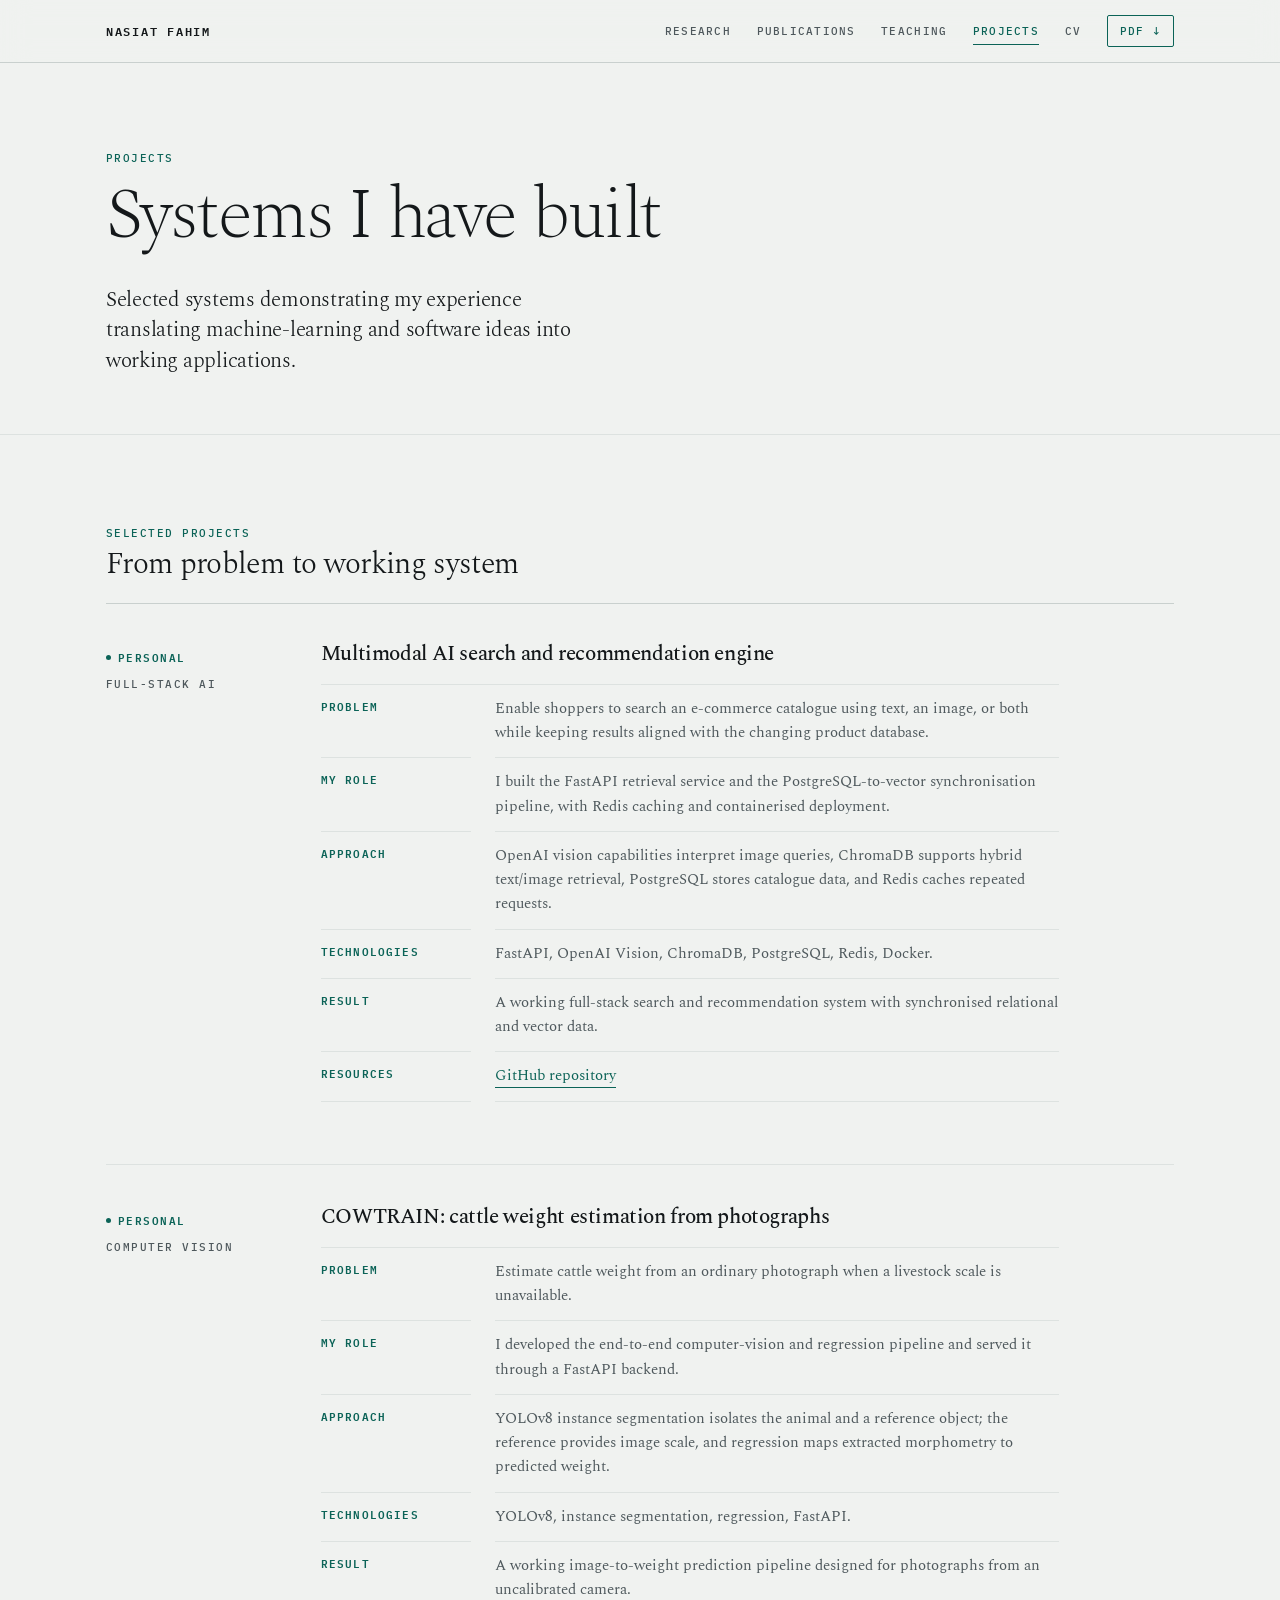
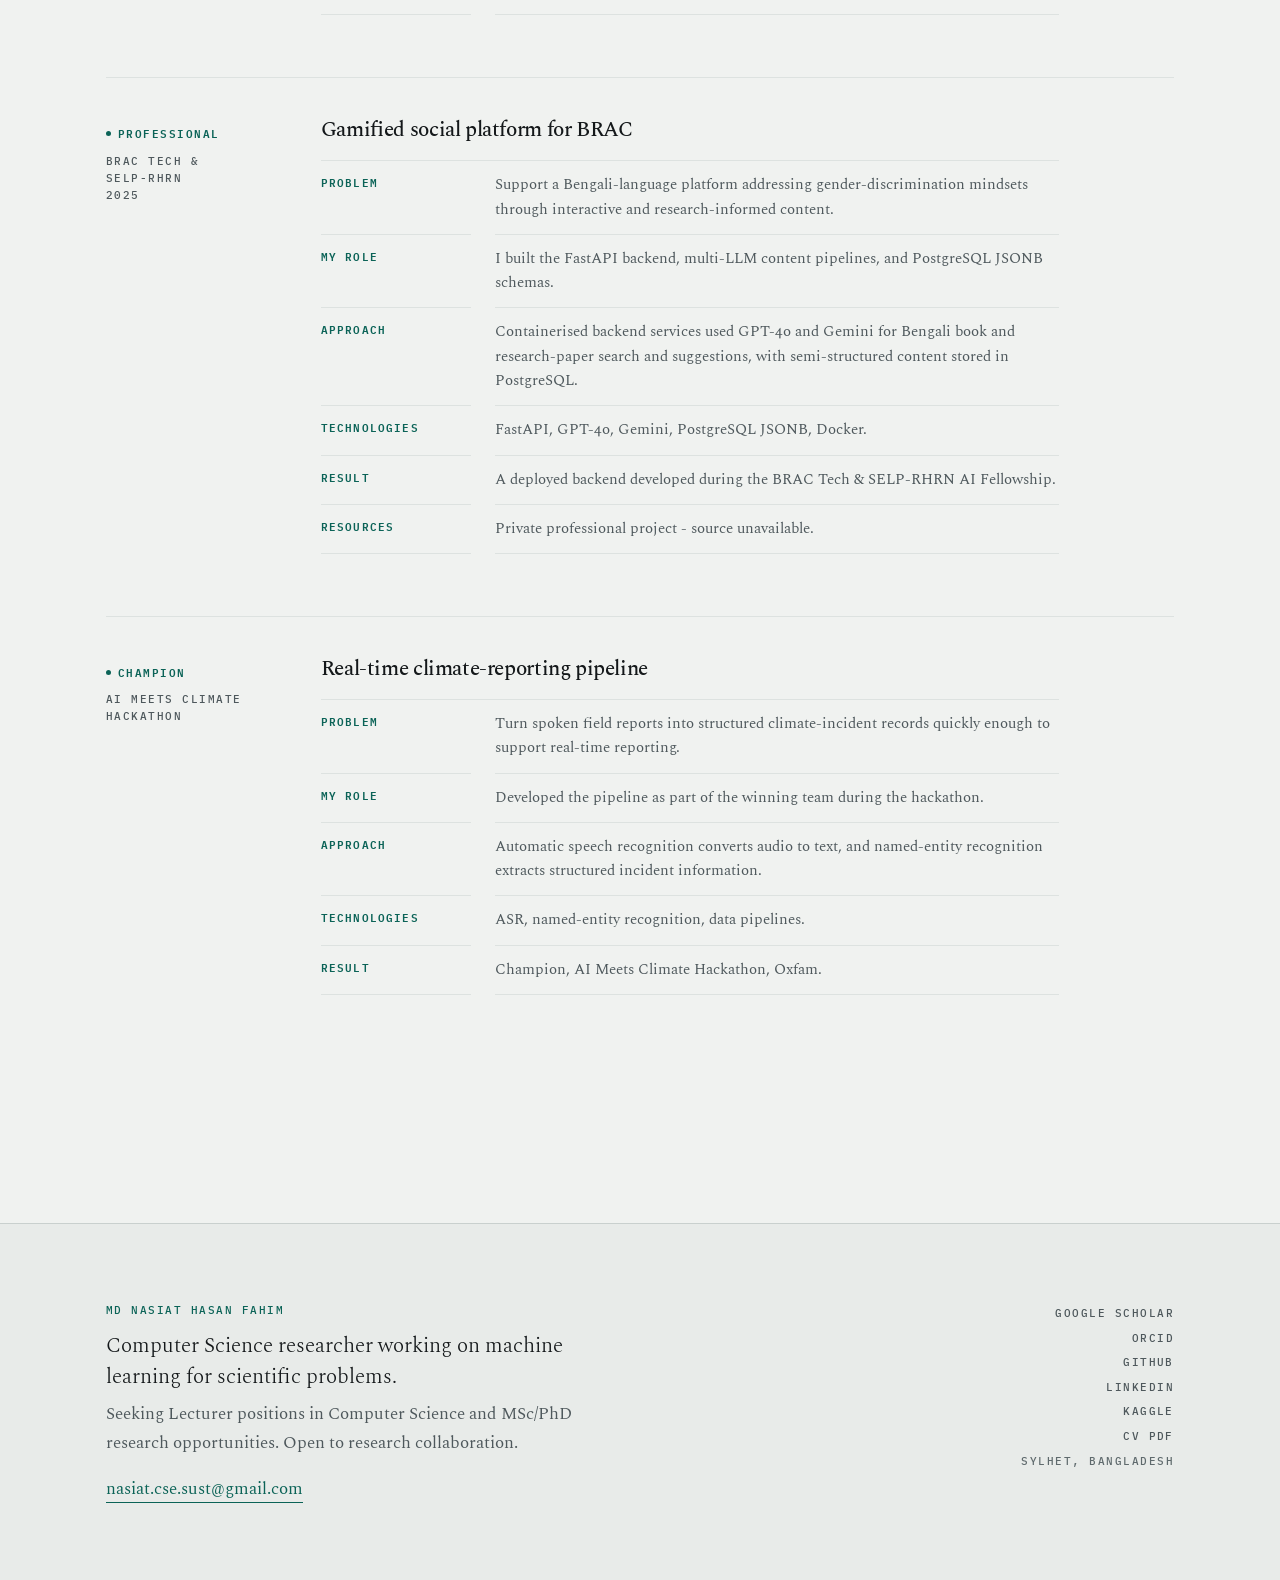
<file: projects.html>
<!DOCTYPE html>
<html lang="en">
<head>
<meta charset="utf-8">
<meta name="viewport" content="width=device-width,initial-scale=1">
<title>Projects — Md Nasiat Hasan Fahim</title>
<meta name="description" content="Selected machine-learning and software systems built by Md Nasiat Hasan Fahim.">
<meta name="author" content="Md Nasiat Hasan Fahim">
<link rel="canonical" href="https://nasiatfahim.github.io/projects.html">
<meta property="og:type" content="website">
<meta property="og:title" content="Projects — Md Nasiat Hasan Fahim">
<meta property="og:description" content="Selected systems translating machine-learning and software ideas into working applications.">
<meta property="og:url" content="https://nasiatfahim.github.io/projects.html">
<meta property="og:image" content="https://nasiatfahim.github.io/assets/og.png">
<meta property="og:site_name" content="Md Nasiat Hasan Fahim">
<meta name="twitter:card" content="summary_large_image">
<meta name="twitter:title" content="Projects — Md Nasiat Hasan Fahim">
<meta name="twitter:description" content="Selected systems translating machine-learning and software ideas into working applications.">
<meta name="twitter:image" content="https://nasiatfahim.github.io/assets/og.png">
<link rel="preconnect" href="https://fonts.googleapis.com">
<link rel="preconnect" href="https://fonts.gstatic.com" crossorigin>
<link href="https://fonts.googleapis.com/css2?family=IBM+Plex+Mono:wght@400;450;500;600&family=Spectral:ital,wght@0,200;0,300;0,400;0,500;0,600;1,300;1,400&display=swap" rel="stylesheet">
<link rel="icon" href="data:image/svg+xml,%3Csvg xmlns=%27http://www.w3.org/2000/svg%27 viewBox=%270 0 32 32%27%3E%3Crect width=%2732%27 height=%2732%27 fill=%27%230B6357%27/%3E%3Cpath d=%27M4 16h5l3-9 4 18 4-13 3 4h5%27 fill=%27none%27 stroke=%27%23F0F2F0%27 stroke-width=%272%27 stroke-linejoin=%27round%27 stroke-linecap=%27round%27/%3E%3C/svg%3E">
<meta name="theme-color" content="#F0F2F0" media="(prefers-color-scheme: light)">
<meta name="theme-color" content="#0E1214" media="(prefers-color-scheme: dark)">
<link rel="stylesheet" href="assets/site.css">
</head>
<body>
<a class="skip" href="#main">Skip to content</a>
<header class="masthead">
  <div class="wrap">
    <div class="brand-row">
      <a class="brand" href="index.html">Nasiat&nbsp;Fahim</a>
      <a class="mobile-pdf" href="assets/Md-Nasiat-Hasan-Fahim-CV.pdf" download>Download CV</a>
    </div>
    <nav class="nav" aria-label="Main">
      <a href="research.html">Research</a>
      <a href="publications.html">Publications</a>
      <a href="teaching.html">Teaching</a>
      <a href="projects.html" aria-current="page">Projects</a>
      <a href="cv.html">CV</a>
      <a class="pdf desktop-pdf" href="assets/Md-Nasiat-Hasan-Fahim-CV.pdf" download aria-label="Download Md Nasiat Hasan Fahim CV as PDF">PDF&nbsp;&darr;</a>
    </nav>
  </div>
</header>

<main id="main">
<section class="hero interior-hero">
  <div class="wrap">
    <p class="mono page-label">Projects</p>
    <h1>Systems I have built</h1>
    <p class="lede">Selected systems demonstrating my experience translating machine-learning and software ideas into working applications.</p>
  </div>
</section>

<section class="section">
  <div class="wrap">
    <div class="section-head"><div><p class="mono">Selected projects</p><h2 class="h2">From problem to working system</h2></div></div>

    <article class="entry" id="multimodal-search">
      <div class="gutter"><p class="mono status">Personal</p><p class="mono dim">Full-stack AI</p></div>
      <div>
        <h3>Multimodal AI search and recommendation engine</h3>
        <dl class="project-record">
          <dt>Problem</dt><dd>Enable shoppers to search an e-commerce catalogue using text, an image, or both while keeping results aligned with the changing product database.</dd>
          <dt>My Role</dt><dd>I built the FastAPI retrieval service and the PostgreSQL-to-vector synchronisation pipeline, with Redis caching and containerised deployment.</dd>
          <dt>Approach</dt><dd>OpenAI vision capabilities interpret image queries, ChromaDB supports hybrid text/image retrieval, PostgreSQL stores catalogue data, and Redis caches repeated requests.</dd>
          <dt>Technologies</dt><dd>FastAPI, OpenAI Vision, ChromaDB, PostgreSQL, Redis, Docker.</dd>
          <dt>Result</dt><dd>A working full-stack search and recommendation system with synchronised relational and vector data.</dd>
          <dt>Resources</dt><dd><a href="https://github.com/shifat71/350">GitHub repository</a></dd>
        </dl>
      </div>
    </article>

    <article class="entry" id="cowtrain">
      <div class="gutter"><p class="mono status">Personal</p><p class="mono dim">Computer vision</p></div>
      <div>
        <h3>COWTRAIN: cattle weight estimation from photographs</h3>
        <dl class="project-record">
          <dt>Problem</dt><dd>Estimate cattle weight from an ordinary photograph when a livestock scale is unavailable.</dd>
          <dt>My Role</dt><dd>I developed the end-to-end computer-vision and regression pipeline and served it through a FastAPI backend.</dd>
          <dt>Approach</dt><dd>YOLOv8 instance segmentation isolates the animal and a reference object; the reference provides image scale, and regression maps extracted morphometry to predicted weight.</dd>
          <dt>Technologies</dt><dd>YOLOv8, instance segmentation, regression, FastAPI.</dd>
          <dt>Result</dt><dd>A working image-to-weight prediction pipeline designed for photographs from an uncalibrated camera.</dd>
        </dl>
      </div>
    </article>

    <article class="entry" id="brac-platform">
      <div class="gutter"><p class="mono status">Professional</p><p class="mono dim">BRAC Tech &amp;<br>SELP-RHRN<br>2025</p></div>
      <div>
        <h3>Gamified social platform for BRAC</h3>
        <dl class="project-record">
          <dt>Problem</dt><dd>Support a Bengali-language platform addressing gender-discrimination mindsets through interactive and research-informed content.</dd>
          <dt>My Role</dt><dd>I built the FastAPI backend, multi-LLM content pipelines, and PostgreSQL JSONB schemas.</dd>
          <dt>Approach</dt><dd>Containerised backend services used GPT-4o and Gemini for Bengali book and research-paper search and suggestions, with semi-structured content stored in PostgreSQL.</dd>
          <dt>Technologies</dt><dd>FastAPI, GPT-4o, Gemini, PostgreSQL JSONB, Docker.</dd>
          <dt>Result</dt><dd>A deployed backend developed during the BRAC Tech &amp; SELP-RHRN AI Fellowship.</dd>
          <dt>Resources</dt><dd>Private professional project - source unavailable.</dd>
        </dl>
      </div>
    </article>

    <article class="entry" id="climate-reporting">
      <div class="gutter"><p class="mono status">Champion</p><p class="mono dim">AI Meets Climate<br>Hackathon</p></div>
      <div>
        <h3>Real-time climate-reporting pipeline</h3>
        <dl class="project-record">
          <dt>Problem</dt><dd>Turn spoken field reports into structured climate-incident records quickly enough to support real-time reporting.</dd>
          <dt>My Role</dt><dd>Developed the pipeline as part of the winning team during the hackathon.</dd>
          <dt>Approach</dt><dd>Automatic speech recognition converts audio to text, and named-entity recognition extracts structured incident information.</dd>
          <dt>Technologies</dt><dd>ASR, named-entity recognition, data pipelines.</dd>
          <dt>Result</dt><dd>Champion, AI Meets Climate Hackathon, Oxfam.</dd>
        </dl>
      </div>
    </article>
  </div>
</section>
</main>

<footer class="foot">
  <div class="wrap foot-grid">
    <div>
      <p class="mono foot-name">Md Nasiat Hasan Fahim</p>
      <p class="foot-summary">Computer Science researcher working on machine learning for scientific problems.</p>
      <p>Seeking Lecturer positions in Computer Science and MSc/PhD research opportunities. Open to research collaboration.</p>
      <a href="mailto:nasiat.cse.sust@gmail.com">nasiat.cse.sust@gmail.com</a>
    </div>
    <div class="mono meta">
      <a rel="me" href="https://scholar.google.com/citations?user=66ZlI5MAAAAJ">Google Scholar</a><br>
      <a rel="me" href="https://orcid.org/0009-0007-4259-212X">ORCID</a><br>
      <a rel="me" href="https://github.com/nasiatfahim">GitHub</a><br>
      <a rel="me" href="https://www.linkedin.com/in/nasiat-fahim">LinkedIn</a><br>
      <a rel="me" href="https://www.kaggle.com/nasiatfahim">Kaggle</a><br>
      <a href="assets/Md-Nasiat-Hasan-Fahim-CV.pdf" download>CV PDF</a><br>
      <span>Sylhet, Bangladesh</span>
    </div>
  </div>
</footer>
</body>
</html>
</file>
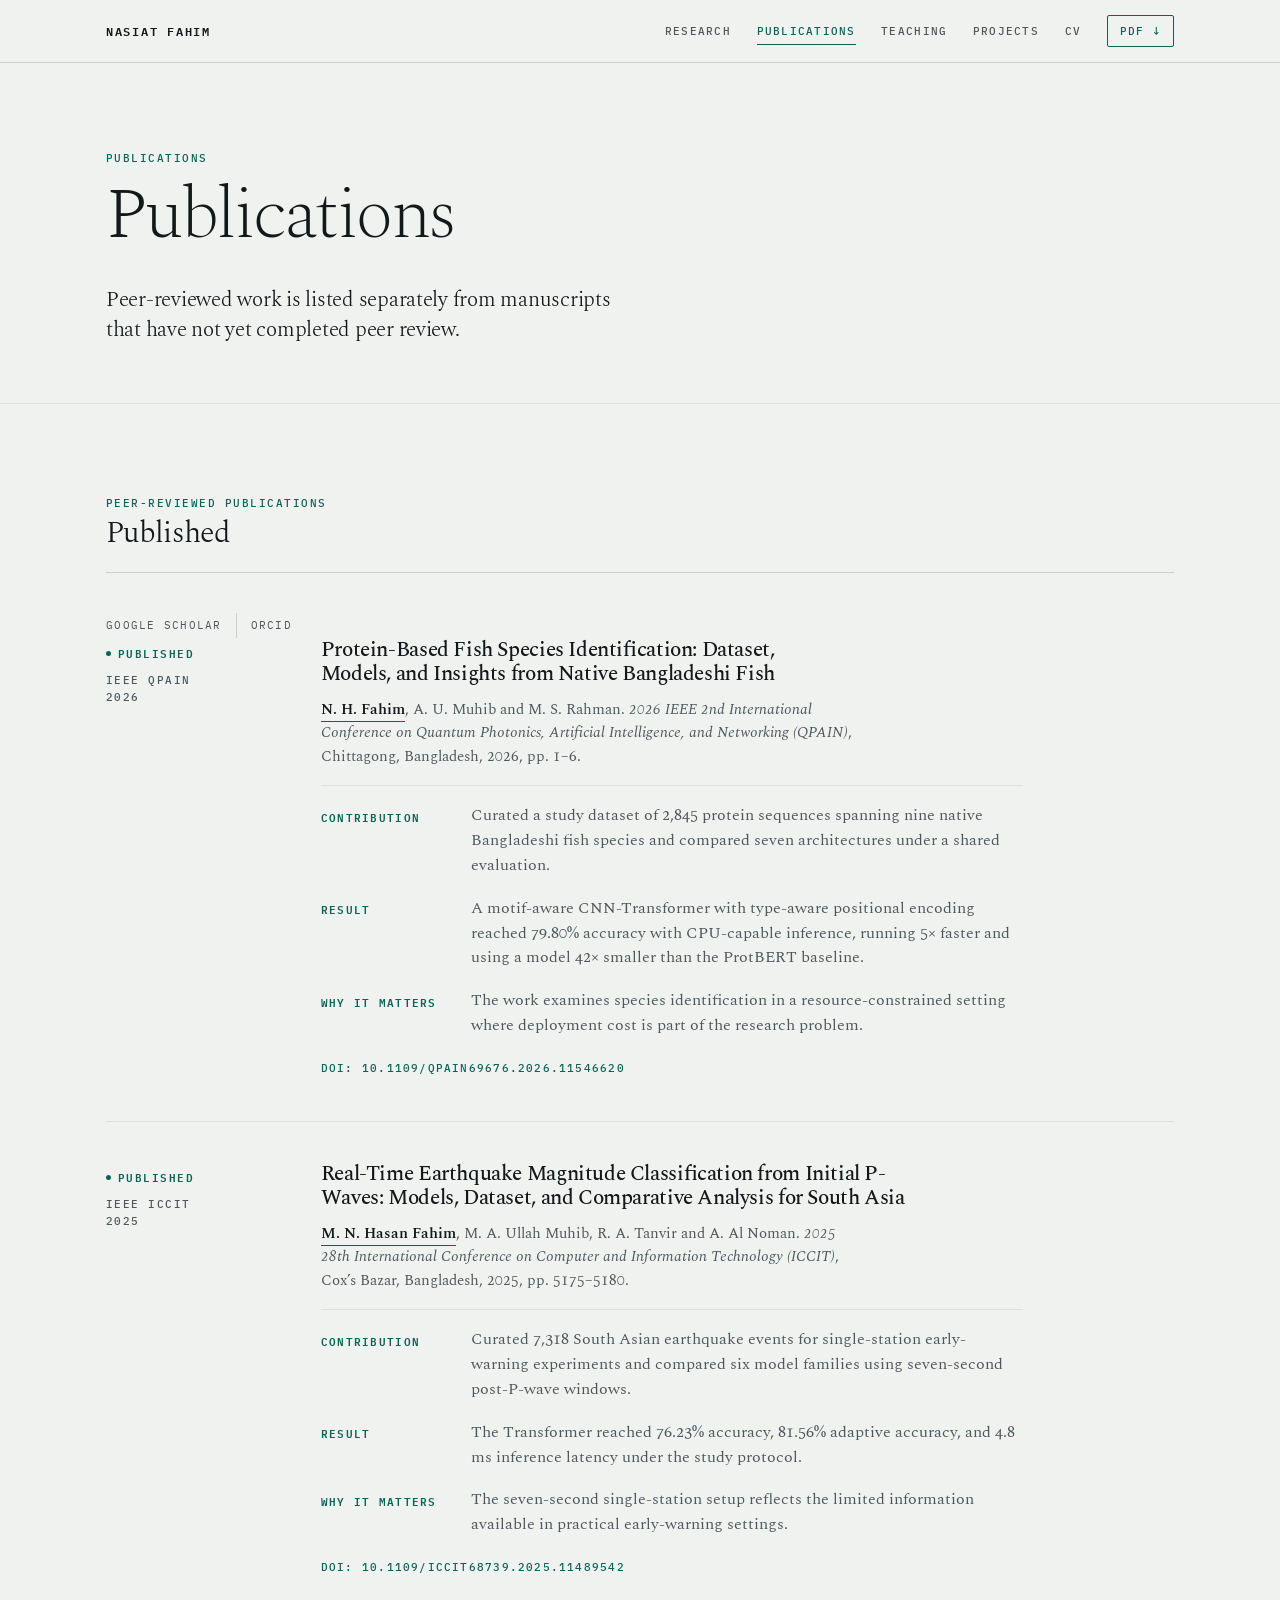
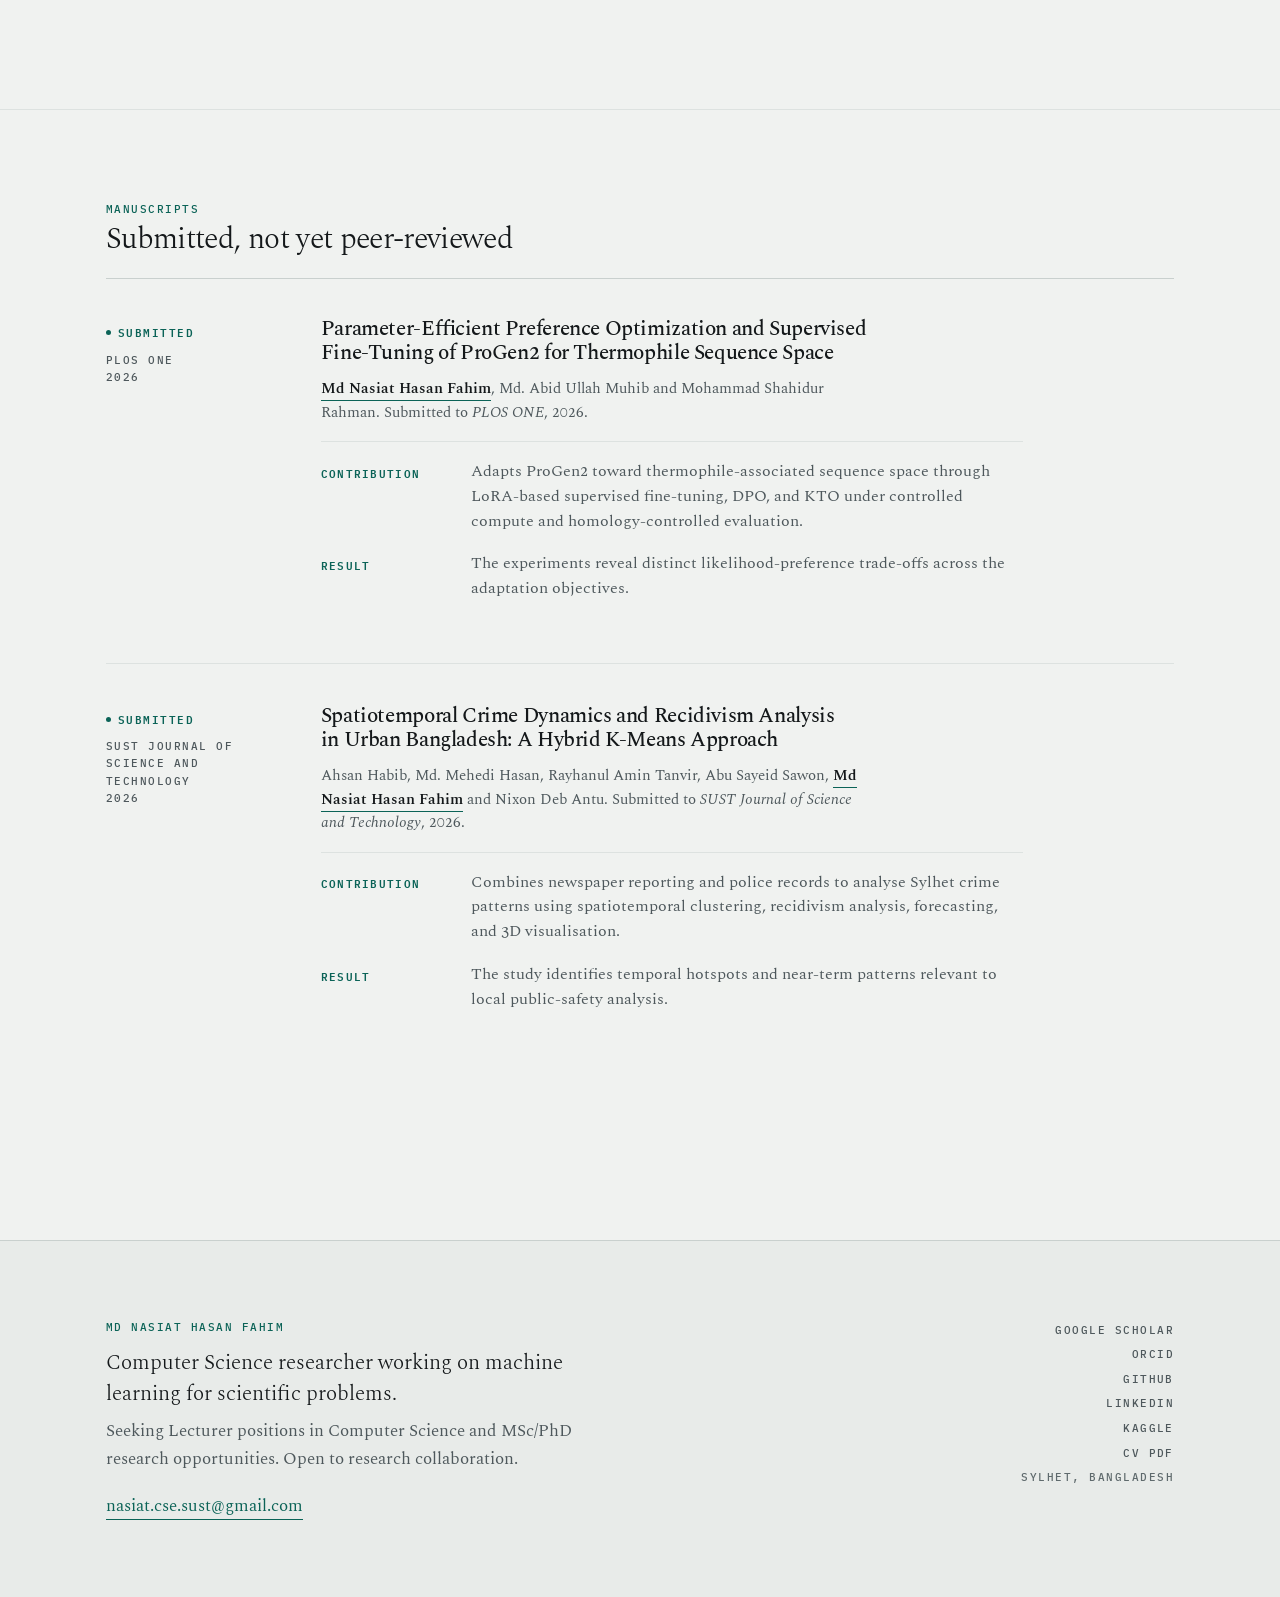
<file: publications.html>
<!DOCTYPE html>
<html lang="en">
<head>
<meta charset="utf-8">
<meta name="viewport" content="width=device-width,initial-scale=1">
<title>Publications — Md Nasiat Hasan Fahim</title>
<meta name="description" content="Peer-reviewed publications and submitted manuscripts by Md Nasiat Hasan Fahim.">
<meta name="author" content="Md Nasiat Hasan Fahim">
<link rel="canonical" href="https://nasiatfahim.github.io/publications.html">
<meta property="og:type" content="website">
<meta property="og:title" content="Publications — Md Nasiat Hasan Fahim">
<meta property="og:description" content="Peer-reviewed publications and submitted manuscripts in scientific machine learning.">
<meta property="og:url" content="https://nasiatfahim.github.io/publications.html">
<meta property="og:image" content="https://nasiatfahim.github.io/assets/og.png">
<meta property="og:site_name" content="Md Nasiat Hasan Fahim">
<meta name="twitter:card" content="summary_large_image">
<meta name="twitter:title" content="Publications — Md Nasiat Hasan Fahim">
<meta name="twitter:description" content="Peer-reviewed publications and submitted manuscripts in scientific machine learning.">
<meta name="twitter:image" content="https://nasiatfahim.github.io/assets/og.png">
<link rel="preconnect" href="https://fonts.googleapis.com">
<link rel="preconnect" href="https://fonts.gstatic.com" crossorigin>
<link href="https://fonts.googleapis.com/css2?family=IBM+Plex+Mono:wght@400;450;500;600&family=Spectral:ital,wght@0,200;0,300;0,400;0,500;0,600;1,300;1,400&display=swap" rel="stylesheet">
<link rel="icon" href="data:image/svg+xml,%3Csvg xmlns=%27http://www.w3.org/2000/svg%27 viewBox=%270 0 32 32%27%3E%3Crect width=%2732%27 height=%2732%27 fill=%27%230B6357%27/%3E%3Cpath d=%27M4 16h5l3-9 4 18 4-13 3 4h5%27 fill=%27none%27 stroke=%27%23F0F2F0%27 stroke-width=%272%27 stroke-linejoin=%27round%27 stroke-linecap=%27round%27/%3E%3C/svg%3E">
<meta name="theme-color" content="#F0F2F0" media="(prefers-color-scheme: light)">
<meta name="theme-color" content="#0E1214" media="(prefers-color-scheme: dark)">
<link rel="stylesheet" href="assets/site.css">
</head>
<body>
<a class="skip" href="#main">Skip to content</a>
<header class="masthead">
  <div class="wrap">
    <div class="brand-row">
      <a class="brand" href="index.html">Nasiat&nbsp;Fahim</a>
      <a class="mobile-pdf" href="assets/Md-Nasiat-Hasan-Fahim-CV.pdf" download>Download CV</a>
    </div>
    <nav class="nav" aria-label="Main">
      <a href="research.html">Research</a>
      <a href="publications.html" aria-current="page">Publications</a>
      <a href="teaching.html">Teaching</a>
      <a href="projects.html">Projects</a>
      <a href="cv.html">CV</a>
      <a class="pdf desktop-pdf" href="assets/Md-Nasiat-Hasan-Fahim-CV.pdf" download aria-label="Download Md Nasiat Hasan Fahim CV as PDF">PDF&nbsp;&darr;</a>
    </nav>
  </div>
</header>

<main id="main">
<section class="hero interior-hero">
  <div class="wrap">
    <p class="mono page-label">Publications</p>
    <h1>Publications</h1>
    <p class="lede">Peer-reviewed work is listed separately from manuscripts that have not yet completed peer review.</p>
  </div>
</section>

<section class="section">
  <div class="wrap">
    <div class="section-head"><div><p class="mono">Peer-reviewed publications</p><h2 class="h2">Published</h2></div></div>
    <div class="links secondary-links" aria-label="Academic profiles">
      <a rel="me" href="https://scholar.google.com/citations?user=66ZlI5MAAAAJ">Google Scholar</a>
      <a rel="me" href="https://orcid.org/0009-0007-4259-212X">ORCID</a>
    </div>

    <article class="entry" id="fish">
      <div class="gutter"><p class="mono status">Published</p><p class="mono dim">IEEE QPAIN<br>2026</p></div>
      <div>
        <h3>Protein-Based Fish Species Identification: Dataset, Models, and Insights from Native Bangladeshi Fish</h3>
        <p class="cite"><span class="me">N. H. Fahim</span>, A. U. Muhib and M. S. Rahman. <em>2026 IEEE 2nd International Conference on Quantum Photonics, Artificial Intelligence, and Networking (QPAIN)</em>, Chittagong, Bangladesh, 2026, pp. 1&ndash;6.</p>
        <dl class="finding">
          <dt>Contribution</dt><dd>Curated a study dataset of 2,845 protein sequences spanning nine native Bangladeshi fish species and compared seven architectures under a shared evaluation.</dd>
          <dt>Result</dt><dd>A motif-aware CNN-Transformer with type-aware positional encoding reached 79.80% accuracy with CPU-capable inference, running 5&times; faster and using a model 42&times; smaller than the ProtBERT baseline.</dd>
          <dt>Why it matters</dt><dd>The work examines species identification in a resource-constrained setting where deployment cost is part of the research problem.</dd>
        </dl>
        <div class="actions"><a href="https://doi.org/10.1109/QPAIN69676.2026.11546620">DOI: 10.1109/QPAIN69676.2026.11546620</a></div>
      </div>
    </article>

    <article class="entry" id="eew">
      <div class="gutter"><p class="mono status">Published</p><p class="mono dim">IEEE ICCIT<br>2025</p></div>
      <div>
        <h3>Real-Time Earthquake Magnitude Classification from Initial P-Waves: Models, Dataset, and Comparative Analysis for South Asia</h3>
        <p class="cite"><span class="me">M. N. Hasan Fahim</span>, M. A. Ullah Muhib, R. A. Tanvir and A. Al Noman. <em>2025 28th International Conference on Computer and Information Technology (ICCIT)</em>, Cox&rsquo;s Bazar, Bangladesh, 2025, pp. 5175&ndash;5180.</p>
        <dl class="finding">
          <dt>Contribution</dt><dd>Curated 7,318 South Asian earthquake events for single-station early-warning experiments and compared six model families using seven-second post-P-wave windows.</dd>
          <dt>Result</dt><dd>The Transformer reached 76.23% accuracy, 81.56% adaptive accuracy, and 4.8 ms inference latency under the study protocol.</dd>
          <dt>Why it matters</dt><dd>The seven-second single-station setup reflects the limited information available in practical early-warning settings.</dd>
        </dl>
        <div class="actions"><a href="https://doi.org/10.1109/ICCIT68739.2025.11489542">DOI: 10.1109/ICCIT68739.2025.11489542</a></div>
      </div>
    </article>
  </div>
</section>

<section class="section">
  <div class="wrap">
    <div class="section-head"><div><p class="mono">Manuscripts</p><h2 class="h2">Submitted, not yet peer-reviewed</h2></div></div>

    <article class="entry" id="progen">
      <div class="gutter"><p class="mono status">Submitted</p><p class="mono dim">PLOS ONE<br>2026</p></div>
      <div>
        <h3>Parameter-Efficient Preference Optimization and Supervised Fine-Tuning of ProGen2 for Thermophile Sequence Space</h3>
        <p class="cite"><span class="me">Md Nasiat Hasan Fahim</span>, Md. Abid Ullah Muhib and Mohammad Shahidur Rahman. Submitted to <em>PLOS ONE</em>, 2026.</p>
        <dl class="finding">
          <dt>Contribution</dt><dd>Adapts ProGen2 toward thermophile-associated sequence space through LoRA-based supervised fine-tuning, DPO, and KTO under controlled compute and homology-controlled evaluation.</dd>
          <dt>Result</dt><dd>The experiments reveal distinct likelihood-preference trade-offs across the adaptation objectives.</dd>
        </dl>
      </div>
    </article>

    <article class="entry" id="crime">
      <div class="gutter"><p class="mono status">Submitted</p><p class="mono dim">SUST Journal of<br>Science and Technology<br>2026</p></div>
      <div>
        <h3>Spatiotemporal Crime Dynamics and Recidivism Analysis in Urban Bangladesh: A Hybrid K-Means Approach</h3>
        <p class="cite">Ahsan Habib, Md. Mehedi Hasan, Rayhanul Amin Tanvir, Abu Sayeid Sawon, <span class="me">Md Nasiat Hasan Fahim</span> and Nixon Deb Antu. Submitted to <em>SUST Journal of Science and Technology</em>, 2026.</p>
        <dl class="finding">
          <dt>Contribution</dt><dd>Combines newspaper reporting and police records to analyse Sylhet crime patterns using spatiotemporal clustering, recidivism analysis, forecasting, and 3D visualisation.</dd>
          <dt>Result</dt><dd>The study identifies temporal hotspots and near-term patterns relevant to local public-safety analysis.</dd>
        </dl>
      </div>
    </article>
  </div>
</section>
</main>

<footer class="foot">
  <div class="wrap foot-grid">
    <div>
      <p class="mono foot-name">Md Nasiat Hasan Fahim</p>
      <p class="foot-summary">Computer Science researcher working on machine learning for scientific problems.</p>
      <p>Seeking Lecturer positions in Computer Science and MSc/PhD research opportunities. Open to research collaboration.</p>
      <a href="mailto:nasiat.cse.sust@gmail.com">nasiat.cse.sust@gmail.com</a>
    </div>
    <div class="mono meta">
      <a rel="me" href="https://scholar.google.com/citations?user=66ZlI5MAAAAJ">Google Scholar</a><br>
      <a rel="me" href="https://orcid.org/0009-0007-4259-212X">ORCID</a><br>
      <a rel="me" href="https://github.com/nasiatfahim">GitHub</a><br>
      <a rel="me" href="https://www.linkedin.com/in/nasiat-fahim">LinkedIn</a><br>
      <a rel="me" href="https://www.kaggle.com/nasiatfahim">Kaggle</a><br>
      <a href="assets/Md-Nasiat-Hasan-Fahim-CV.pdf" download>CV PDF</a><br>
      <span>Sylhet, Bangladesh</span>
    </div>
  </div>
</footer>
</body>
</html>
</file>
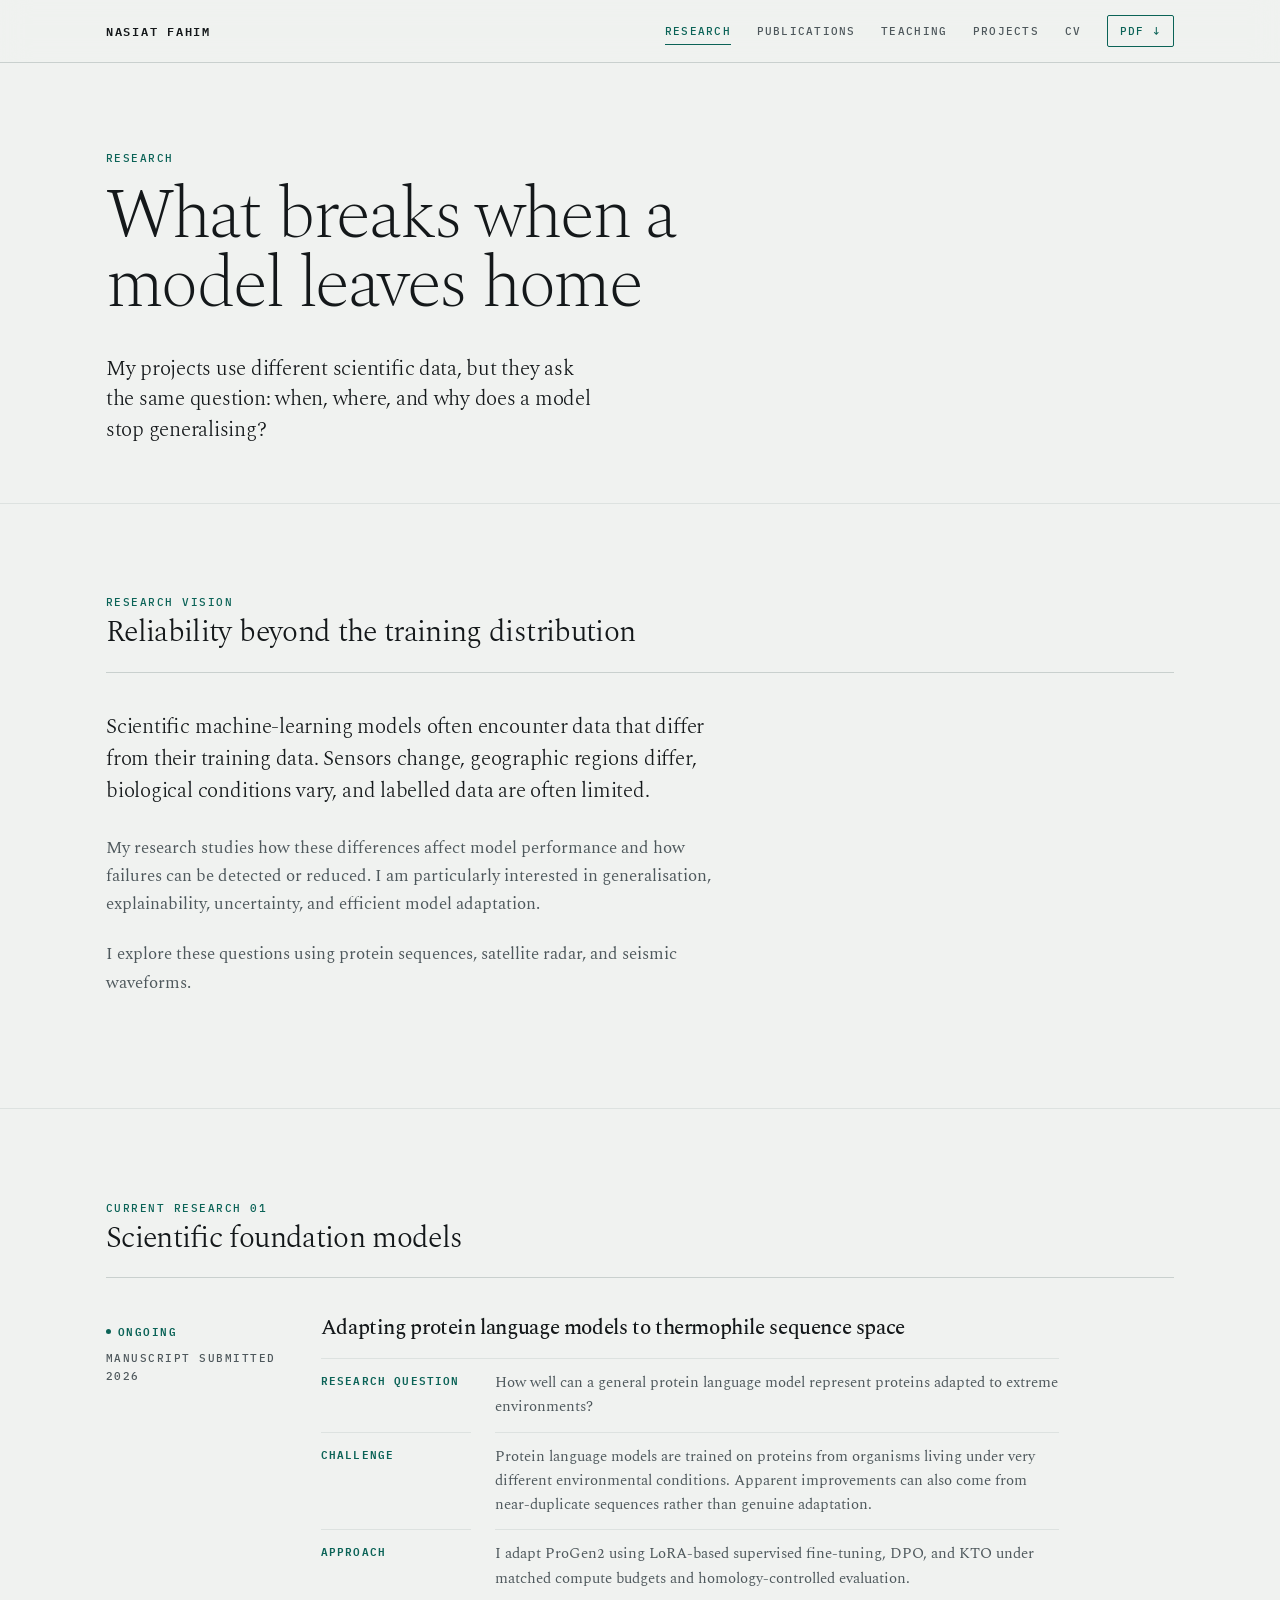
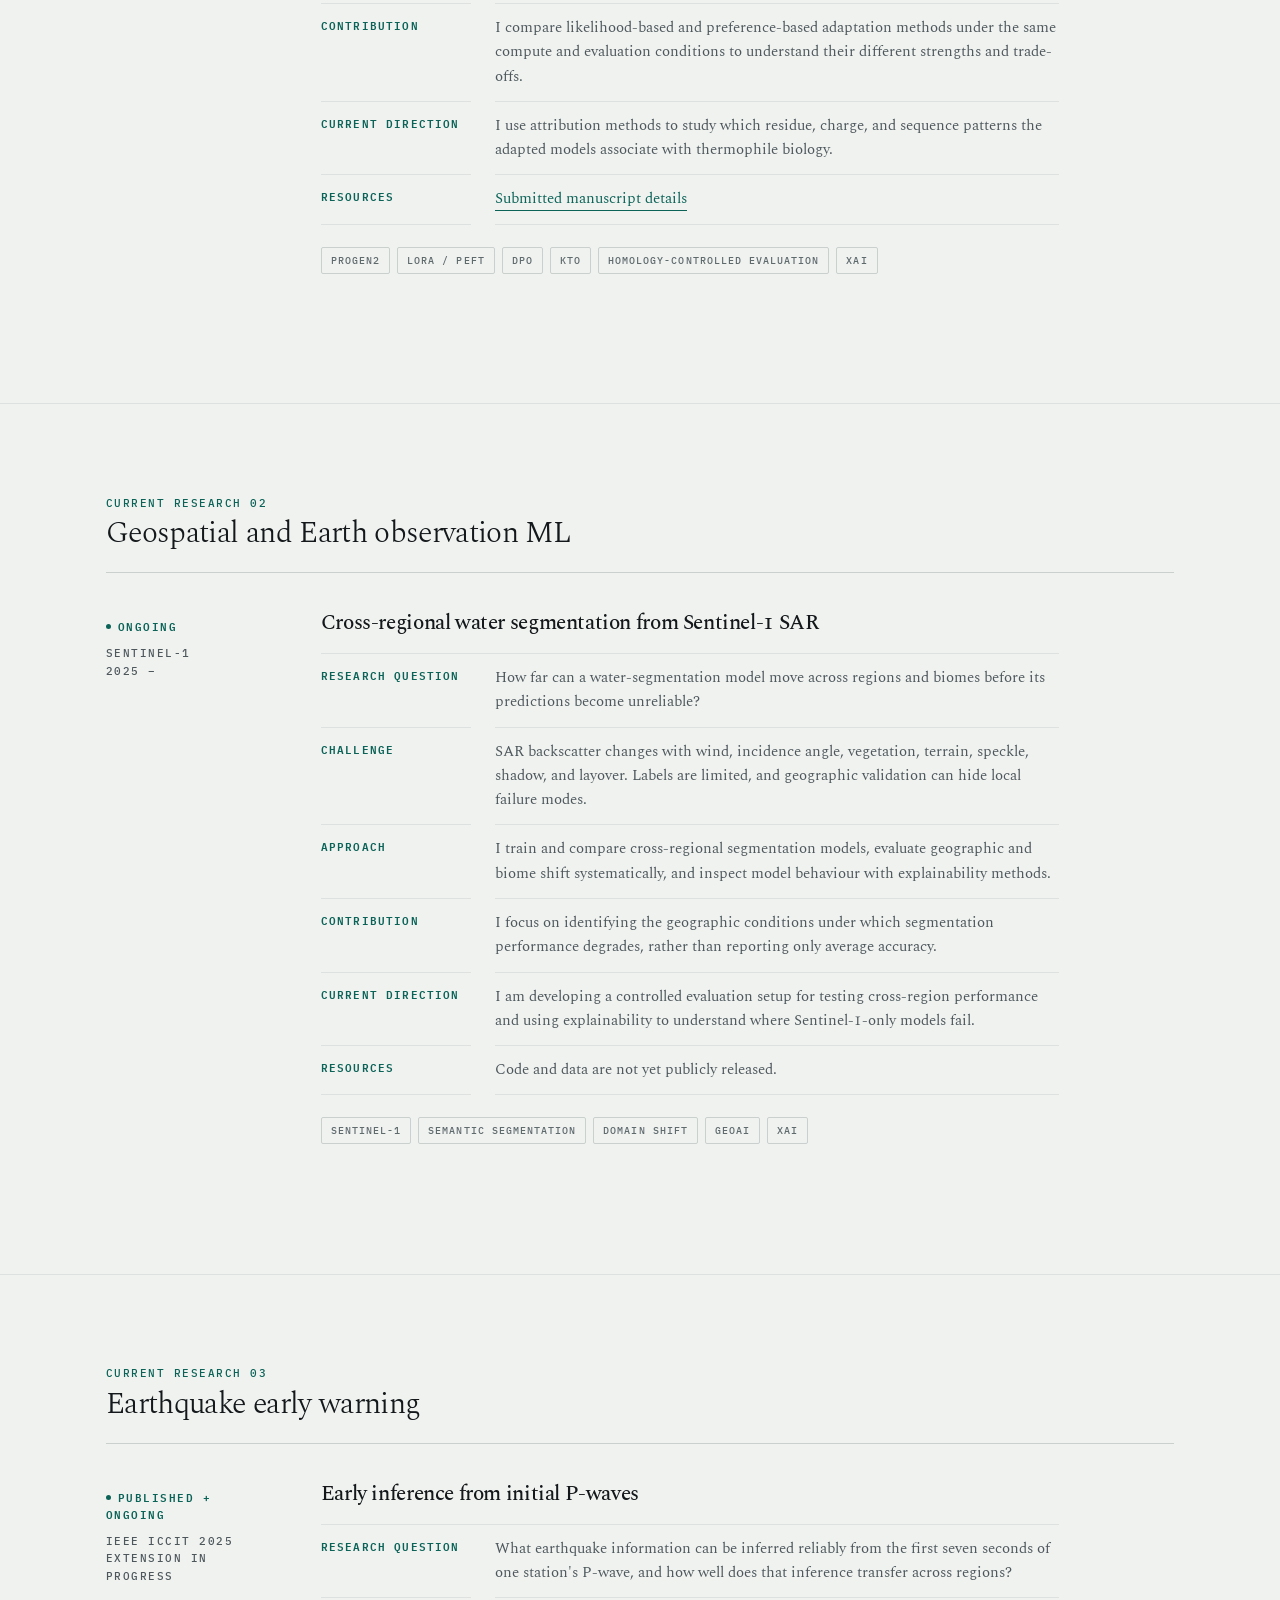
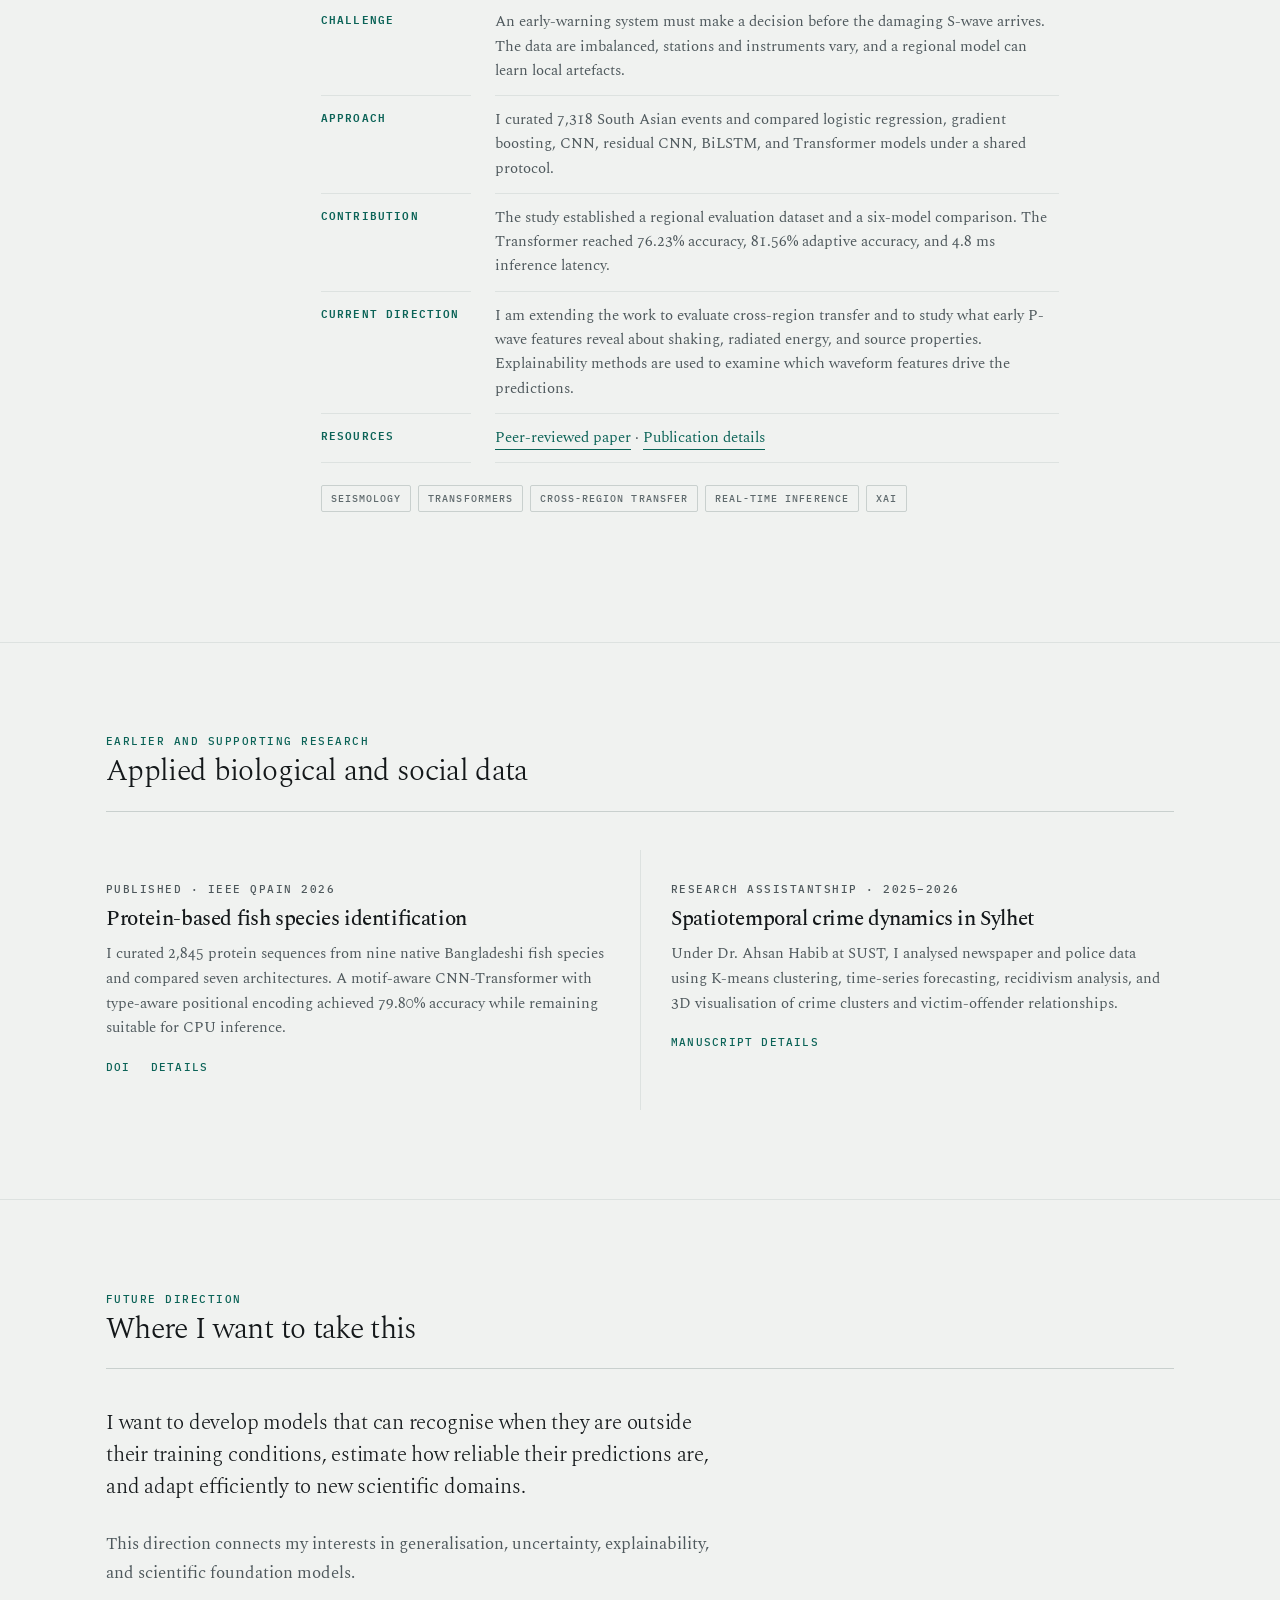
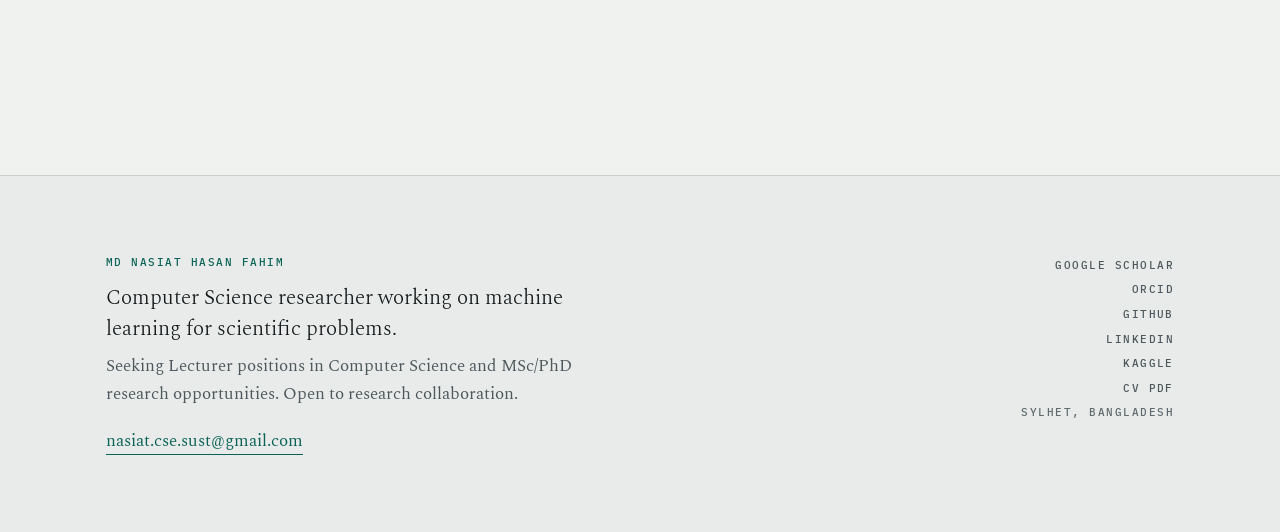
<file: research.html>
<!DOCTYPE html>
<html lang="en">
<head>
<meta charset="utf-8">
<meta name="viewport" content="width=device-width,initial-scale=1">
<title>Research — Md Nasiat Hasan Fahim</title>
<meta name="description" content="Research by Md Nasiat Hasan Fahim on scientific machine learning, foundation models, GeoAI, earthquake early warning, domain generalisation, and explainable AI.">
<meta name="author" content="Md Nasiat Hasan Fahim">
<link rel="canonical" href="https://nasiatfahim.github.io/research.html">
<meta property="og:type" content="website">
<meta property="og:title" content="Research — Md Nasiat Hasan Fahim">
<meta property="og:description" content="Robust and explainable machine learning across scientific domains.">
<meta property="og:url" content="https://nasiatfahim.github.io/research.html">
<meta property="og:image" content="https://nasiatfahim.github.io/assets/og.png">
<meta property="og:site_name" content="Md Nasiat Hasan Fahim">
<meta name="twitter:card" content="summary_large_image">
<meta name="twitter:title" content="Research — Md Nasiat Hasan Fahim">
<meta name="twitter:description" content="Robust and explainable machine learning across scientific domains.">
<meta name="twitter:image" content="https://nasiatfahim.github.io/assets/og.png">
<link rel="preconnect" href="https://fonts.googleapis.com">
<link rel="preconnect" href="https://fonts.gstatic.com" crossorigin>
<link href="https://fonts.googleapis.com/css2?family=IBM+Plex+Mono:wght@400;450;500;600&family=Spectral:ital,wght@0,200;0,300;0,400;0,500;0,600;1,300;1,400&display=swap" rel="stylesheet">
<link rel="icon" href="data:image/svg+xml,%3Csvg xmlns=%27http://www.w3.org/2000/svg%27 viewBox=%270 0 32 32%27%3E%3Crect width=%2732%27 height=%2732%27 fill=%27%230B6357%27/%3E%3Cpath d=%27M4 16h5l3-9 4 18 4-13 3 4h5%27 fill=%27none%27 stroke=%27%23F0F2F0%27 stroke-width=%272%27 stroke-linejoin=%27round%27 stroke-linecap=%27round%27/%3E%3C/svg%3E">
<meta name="theme-color" content="#F0F2F0" media="(prefers-color-scheme: light)">
<meta name="theme-color" content="#0E1214" media="(prefers-color-scheme: dark)">
<link rel="stylesheet" href="assets/site.css">
</head>
<body>
<a class="skip" href="#main">Skip to content</a>
<header class="masthead">
  <div class="wrap">
    <div class="brand-row">
      <a class="brand" href="index.html">Nasiat&nbsp;Fahim</a>
      <a class="mobile-pdf" href="assets/Md-Nasiat-Hasan-Fahim-CV.pdf" download>Download CV</a>
    </div>
    <nav class="nav" aria-label="Main">
      <a href="research.html" aria-current="page">Research</a>
      <a href="publications.html">Publications</a>
      <a href="teaching.html">Teaching</a>
      <a href="projects.html">Projects</a>
      <a href="cv.html">CV</a>
      <a class="pdf desktop-pdf" href="assets/Md-Nasiat-Hasan-Fahim-CV.pdf" download aria-label="Download Md Nasiat Hasan Fahim CV as PDF">PDF&nbsp;&darr;</a>
    </nav>
  </div>
</header>

<main id="main">
<section class="hero interior-hero">
  <div class="wrap">
    <p class="mono page-label">Research</p>
    <h1>What breaks when a model leaves home</h1>
    <p class="lede">My projects use different scientific data, but they ask the same question: when, where, and why does a model stop generalising?</p>
  </div>
</section>

<section class="section">
  <div class="wrap">
    <div class="section-head"><div><p class="mono">Research vision</p><h2 class="h2">Reliability beyond the training distribution</h2></div></div>
    <div class="prose">
      <p class="first">Scientific machine-learning models often encounter data that differ from their training data. Sensors change, geographic regions differ, biological conditions vary, and labelled data are often limited.</p>
      <p>My research studies how these differences affect model performance and how failures can be detected or reduced. I am particularly interested in generalisation, explainability, uncertainty, and efficient model adaptation.</p>
      <p>I explore these questions using protein sequences, satellite radar, and seismic waveforms.</p>
    </div>
  </div>
</section>

<section class="section">
  <div class="wrap">
    <div class="section-head"><div><p class="mono">Current research 01</p><h2 class="h2">Scientific foundation models</h2></div></div>
    <article class="entry research-detail" id="plm">
      <div class="gutter"><p class="mono status">Ongoing</p><p class="mono dim">Manuscript submitted<br>2026</p></div>
      <div>
        <h3>Adapting protein language models to thermophile sequence space</h3>
        <dl class="research-record">
          <dt>Research question</dt>
          <dd>How well can a general protein language model represent proteins adapted to extreme environments?</dd>
          <dt>Challenge</dt>
          <dd>Protein language models are trained on proteins from organisms living under very different environmental conditions. Apparent improvements can also come from near-duplicate sequences rather than genuine adaptation.</dd>
          <dt>Approach</dt>
          <dd>I adapt ProGen2 using LoRA-based supervised fine-tuning, DPO, and KTO under matched compute budgets and homology-controlled evaluation.</dd>
          <dt>Contribution</dt>
          <dd>I compare likelihood-based and preference-based adaptation methods under the same compute and evaluation conditions to understand their different strengths and trade-offs.</dd>
          <dt>Current direction</dt>
          <dd>I use attribution methods to study which residue, charge, and sequence patterns the adapted models associate with thermophile biology.</dd>
          <dt>Resources</dt>
          <dd><a href="publications.html#progen">Submitted manuscript details</a></dd>
        </dl>
        <div class="tags"><span>ProGen2</span><span>LoRA / PEFT</span><span>DPO</span><span>KTO</span><span>Homology-controlled evaluation</span><span>XAI</span></div>
      </div>
    </article>
  </div>
</section>

<section class="section">
  <div class="wrap">
    <div class="section-head"><div><p class="mono">Current research 02</p><h2 class="h2">Geospatial and Earth observation ML</h2></div></div>
    <article class="entry research-detail" id="sar">
      <div class="gutter"><p class="mono status">Ongoing</p><p class="mono dim">Sentinel-1<br>2025 &ndash;</p></div>
      <div>
        <h3>Cross-regional water segmentation from Sentinel-1 SAR</h3>
        <dl class="research-record">
          <dt>Research question</dt>
          <dd>How far can a water-segmentation model move across regions and biomes before its predictions become unreliable?</dd>
          <dt>Challenge</dt>
          <dd>SAR backscatter changes with wind, incidence angle, vegetation, terrain, speckle, shadow, and layover. Labels are limited, and geographic validation can hide local failure modes.</dd>
          <dt>Approach</dt>
          <dd>I train and compare cross-regional segmentation models, evaluate geographic and biome shift systematically, and inspect model behaviour with explainability methods.</dd>
          <dt>Contribution</dt>
          <dd>I focus on identifying the geographic conditions under which segmentation performance degrades, rather than reporting only average accuracy.</dd>
          <dt>Current direction</dt>
          <dd>I am developing a controlled evaluation setup for testing cross-region performance and using explainability to understand where Sentinel-1-only models fail.</dd>
          <dt>Resources</dt>
          <dd>Code and data are not yet publicly released.</dd>
        </dl>
        <div class="tags"><span>Sentinel-1</span><span>Semantic segmentation</span><span>Domain shift</span><span>GeoAI</span><span>XAI</span></div>
      </div>
    </article>
  </div>
</section>

<section class="section">
  <div class="wrap">
    <div class="section-head"><div><p class="mono">Current research 03</p><h2 class="h2">Earthquake early warning</h2></div></div>
    <article class="entry research-detail" id="eew">
      <div class="gutter"><p class="mono status">Published + ongoing</p><p class="mono dim">IEEE ICCIT 2025<br>Extension in progress</p></div>
      <div>
        <h3>Early inference from initial P-waves</h3>
        <dl class="research-record">
          <dt>Research question</dt>
          <dd>What earthquake information can be inferred reliably from the first seven seconds of one station's P-wave, and how well does that inference transfer across regions?</dd>
          <dt>Challenge</dt>
          <dd>An early-warning system must make a decision before the damaging S-wave arrives. The data are imbalanced, stations and instruments vary, and a regional model can learn local artefacts.</dd>
          <dt>Approach</dt>
          <dd>I curated 7,318 South Asian events and compared logistic regression, gradient boosting, CNN, residual CNN, BiLSTM, and Transformer models under a shared protocol.</dd>
          <dt>Contribution</dt>
          <dd>The study established a regional evaluation dataset and a six-model comparison. The Transformer reached 76.23% accuracy, 81.56% adaptive accuracy, and 4.8 ms inference latency.</dd>
          <dt>Current direction</dt>
          <dd>I am extending the work to evaluate cross-region transfer and to study what early P-wave features reveal about shaking, radiated energy, and source properties. Explainability methods are used to examine which waveform features drive the predictions.</dd>
          <dt>Resources</dt>
          <dd><a href="https://doi.org/10.1109/ICCIT68739.2025.11489542">Peer-reviewed paper</a> &middot; <a href="publications.html#eew">Publication details</a></dd>
        </dl>
        <div class="tags"><span>Seismology</span><span>Transformers</span><span>Cross-region transfer</span><span>Real-time inference</span><span>XAI</span></div>
      </div>
    </article>
  </div>
</section>

<section class="section">
  <div class="wrap">
    <div class="section-head"><div><p class="mono">Earlier and supporting research</p><h2 class="h2">Applied biological and social data</h2></div></div>
    <div class="supporting-grid">
      <article>
        <p class="mono">Published &middot; IEEE QPAIN 2026</p>
        <h3>Protein-based fish species identification</h3>
        <p>I curated 2,845 protein sequences from nine native Bangladeshi fish species and compared seven architectures. A motif-aware CNN-Transformer with type-aware positional encoding achieved 79.80% accuracy while remaining suitable for CPU inference.</p>
        <div class="actions"><a href="https://doi.org/10.1109/QPAIN69676.2026.11546620">DOI</a><a href="publications.html#fish">Details</a></div>
      </article>
      <article>
        <p class="mono">Research assistantship &middot; 2025&ndash;2026</p>
        <h3>Spatiotemporal crime dynamics in Sylhet</h3>
        <p>Under Dr. Ahsan Habib at SUST, I analysed newspaper and police data using K-means clustering, time-series forecasting, recidivism analysis, and 3D visualisation of crime clusters and victim-offender relationships.</p>
        <div class="actions"><a href="publications.html#crime">Manuscript details</a></div>
      </article>
    </div>
  </div>
</section>

<section class="section">
  <div class="wrap">
    <div class="section-head"><div><p class="mono">Future direction</p><h2 class="h2">Where I want to take this</h2></div></div>
    <div class="prose">
      <p class="first">I want to develop models that can recognise when they are outside their training conditions, estimate how reliable their predictions are, and adapt efficiently to new scientific domains.</p>
      <p>This direction connects my interests in generalisation, uncertainty, explainability, and scientific foundation models.</p>
    </div>
  </div>
</section>
</main>

<footer class="foot">
  <div class="wrap foot-grid">
    <div>
      <p class="mono foot-name">Md Nasiat Hasan Fahim</p>
      <p class="foot-summary">Computer Science researcher working on machine learning for scientific problems.</p>
      <p>Seeking Lecturer positions in Computer Science and MSc/PhD research opportunities. Open to research collaboration.</p>
      <a href="mailto:nasiat.cse.sust@gmail.com">nasiat.cse.sust@gmail.com</a>
    </div>
    <div class="mono meta">
      <a rel="me" href="https://scholar.google.com/citations?user=66ZlI5MAAAAJ">Google Scholar</a><br>
      <a rel="me" href="https://orcid.org/0009-0007-4259-212X">ORCID</a><br>
      <a rel="me" href="https://github.com/nasiatfahim">GitHub</a><br>
      <a rel="me" href="https://www.linkedin.com/in/nasiat-fahim">LinkedIn</a><br>
      <a rel="me" href="https://www.kaggle.com/nasiatfahim">Kaggle</a><br>
      <a href="assets/Md-Nasiat-Hasan-Fahim-CV.pdf" download>CV PDF</a><br>
      <span>Sylhet, Bangladesh</span>
    </div>
  </div>
</footer>
</body>
</html>
</file>
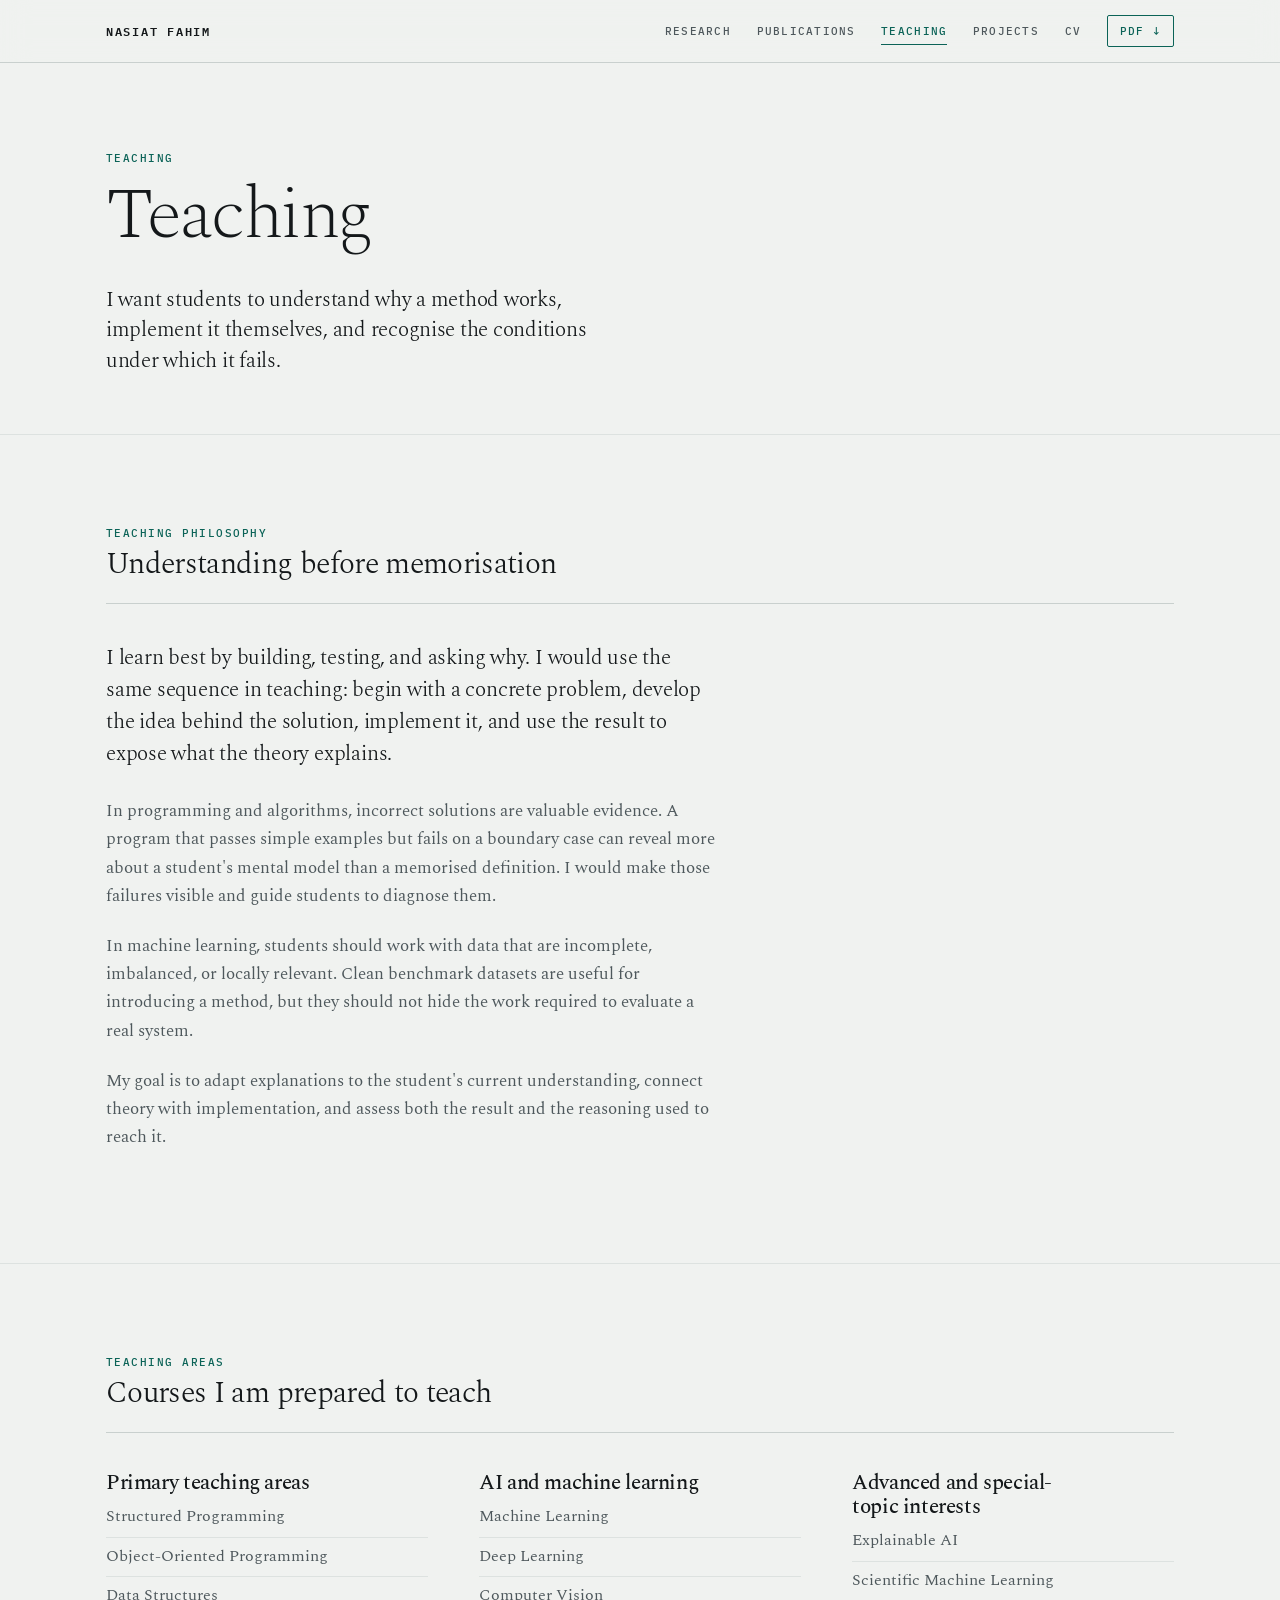
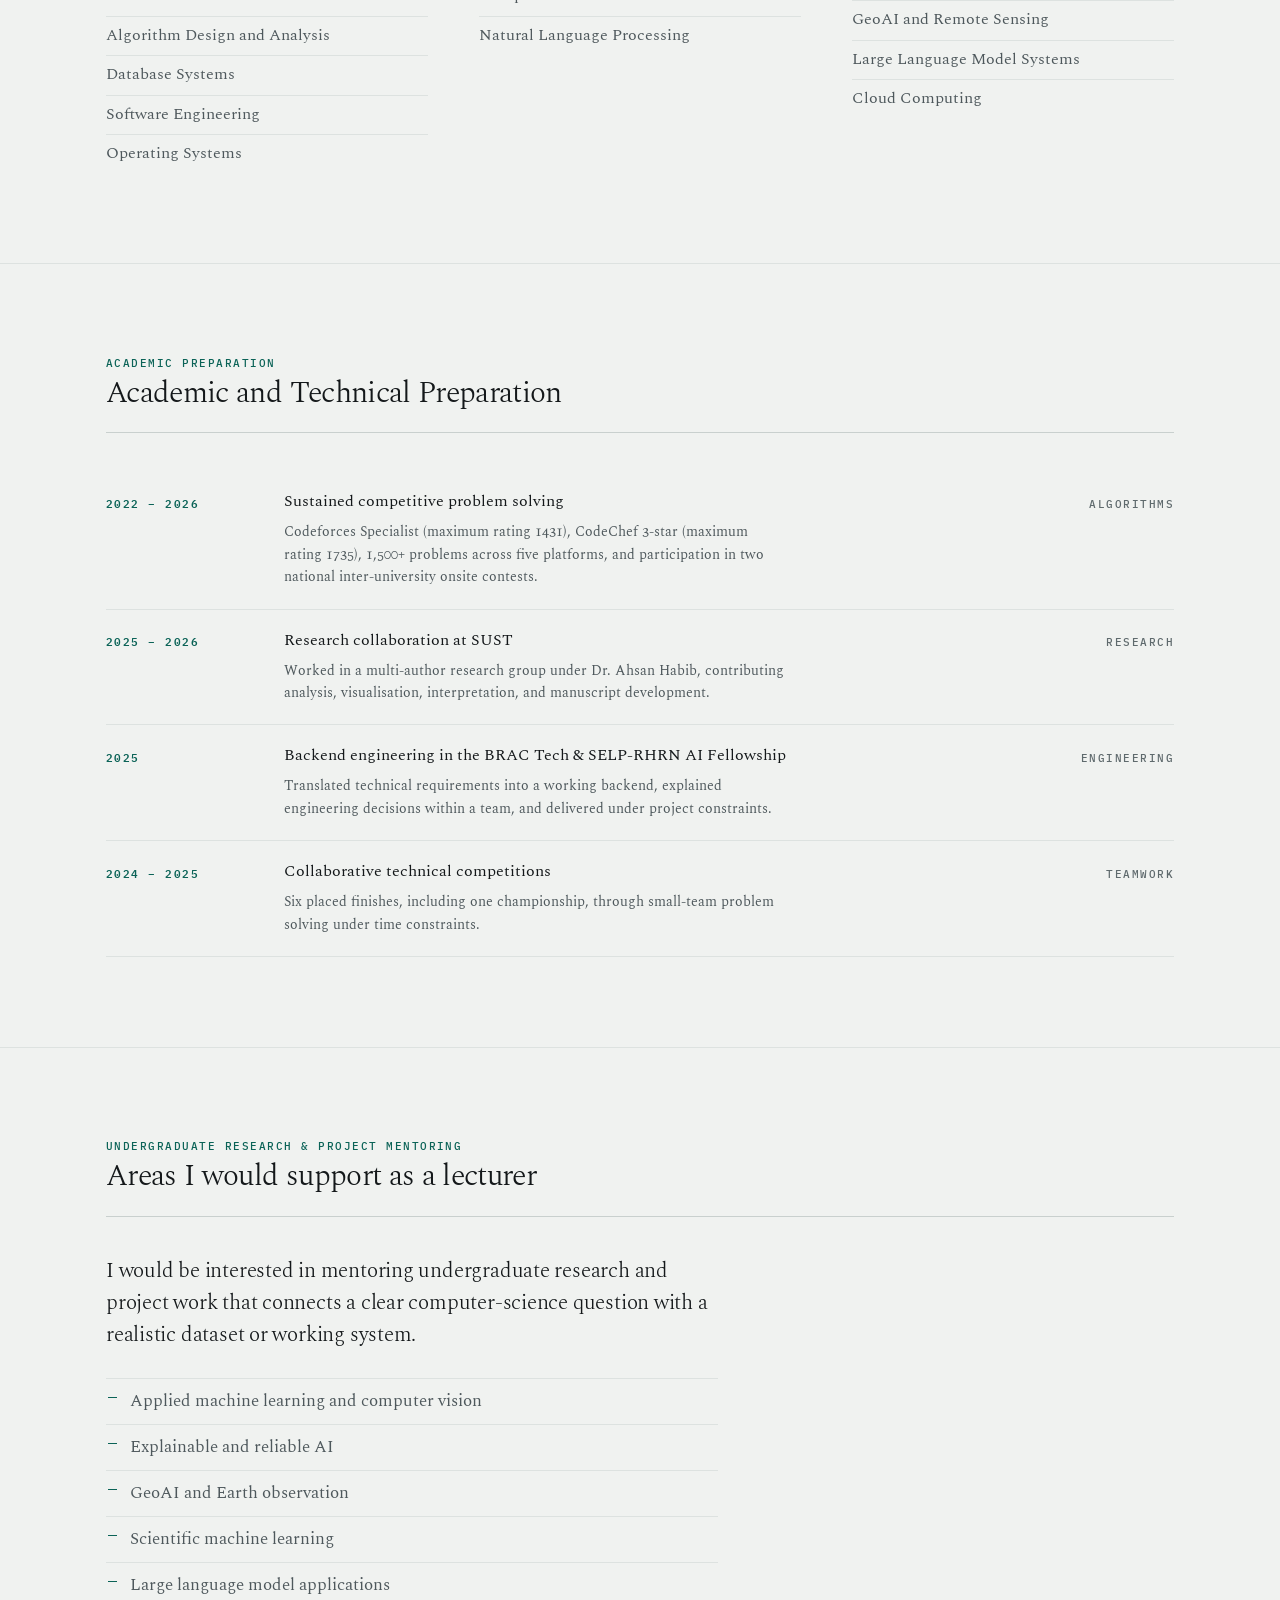
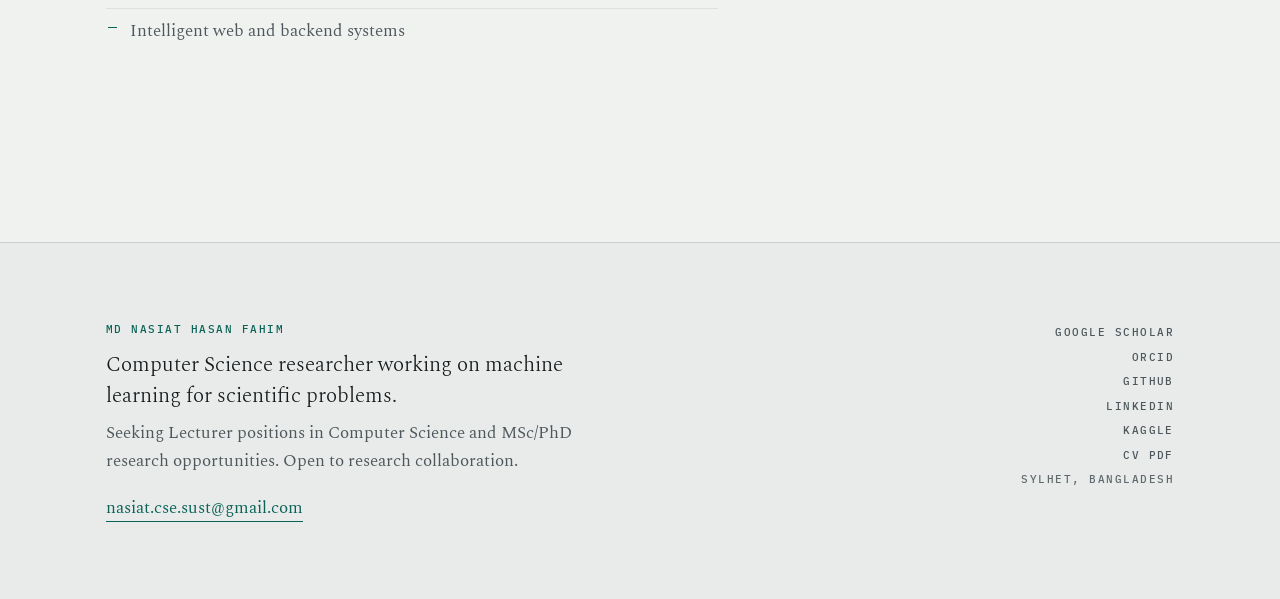
<file: teaching.html>
<!DOCTYPE html>
<html lang="en">
<head>
<meta charset="utf-8">
<meta name="viewport" content="width=device-width,initial-scale=1">
<title>Teaching — Md Nasiat Hasan Fahim</title>
<meta name="description" content="Teaching philosophy, teaching areas, and undergraduate project interests of Md Nasiat Hasan Fahim.">
<meta name="author" content="Md Nasiat Hasan Fahim">
<link rel="canonical" href="https://nasiatfahim.github.io/teaching.html">
<meta property="og:type" content="website">
<meta property="og:title" content="Teaching — Md Nasiat Hasan Fahim">
<meta property="og:description" content="Teaching philosophy, academic preparation, and areas for undergraduate project mentoring.">
<meta property="og:url" content="https://nasiatfahim.github.io/teaching.html">
<meta property="og:image" content="https://nasiatfahim.github.io/assets/og.png">
<meta property="og:site_name" content="Md Nasiat Hasan Fahim">
<meta name="twitter:card" content="summary_large_image">
<meta name="twitter:title" content="Teaching — Md Nasiat Hasan Fahim">
<meta name="twitter:description" content="Teaching philosophy, academic preparation, and areas for undergraduate project mentoring.">
<meta name="twitter:image" content="https://nasiatfahim.github.io/assets/og.png">
<link rel="preconnect" href="https://fonts.googleapis.com">
<link rel="preconnect" href="https://fonts.gstatic.com" crossorigin>
<link href="https://fonts.googleapis.com/css2?family=IBM+Plex+Mono:wght@400;450;500;600&family=Spectral:ital,wght@0,200;0,300;0,400;0,500;0,600;1,300;1,400&display=swap" rel="stylesheet">
<link rel="icon" href="data:image/svg+xml,%3Csvg xmlns=%27http://www.w3.org/2000/svg%27 viewBox=%270 0 32 32%27%3E%3Crect width=%2732%27 height=%2732%27 fill=%27%230B6357%27/%3E%3Cpath d=%27M4 16h5l3-9 4 18 4-13 3 4h5%27 fill=%27none%27 stroke=%27%23F0F2F0%27 stroke-width=%272%27 stroke-linejoin=%27round%27 stroke-linecap=%27round%27/%3E%3C/svg%3E">
<meta name="theme-color" content="#F0F2F0" media="(prefers-color-scheme: light)">
<meta name="theme-color" content="#0E1214" media="(prefers-color-scheme: dark)">
<link rel="stylesheet" href="assets/site.css">
</head>
<body>
<a class="skip" href="#main">Skip to content</a>
<header class="masthead">
  <div class="wrap">
    <div class="brand-row">
      <a class="brand" href="index.html">Nasiat&nbsp;Fahim</a>
      <a class="mobile-pdf" href="assets/Md-Nasiat-Hasan-Fahim-CV.pdf" download>Download CV</a>
    </div>
    <nav class="nav" aria-label="Main">
      <a href="research.html">Research</a>
      <a href="publications.html">Publications</a>
      <a href="teaching.html" aria-current="page">Teaching</a>
      <a href="projects.html">Projects</a>
      <a href="cv.html">CV</a>
      <a class="pdf desktop-pdf" href="assets/Md-Nasiat-Hasan-Fahim-CV.pdf" download aria-label="Download Md Nasiat Hasan Fahim CV as PDF">PDF&nbsp;&darr;</a>
    </nav>
  </div>
</header>

<main id="main">
<section class="hero interior-hero">
  <div class="wrap">
    <p class="mono page-label">Teaching</p>
    <h1>Teaching</h1>
    <p class="lede">I want students to understand why a method works, implement it themselves, and recognise the conditions under which it fails.</p>
  </div>
</section>

<section class="section">
  <div class="wrap">
    <div class="section-head"><div><p class="mono">Teaching philosophy</p><h2 class="h2">Understanding before memorisation</h2></div></div>
    <div class="prose">
      <p class="first">I learn best by building, testing, and asking why. I would use the same sequence in teaching: begin with a concrete problem, develop the idea behind the solution, implement it, and use the result to expose what the theory explains.</p>
      <p>In programming and algorithms, incorrect solutions are valuable evidence. A program that passes simple examples but fails on a boundary case can reveal more about a student's mental model than a memorised definition. I would make those failures visible and guide students to diagnose them.</p>
      <p>In machine learning, students should work with data that are incomplete, imbalanced, or locally relevant. Clean benchmark datasets are useful for introducing a method, but they should not hide the work required to evaluate a real system.</p>
      <p>My goal is to adapt explanations to the student's current understanding, connect theory with implementation, and assess both the result and the reasoning used to reach it.</p>
    </div>
  </div>
</section>

<section class="section">
  <div class="wrap">
    <div class="section-head"><div><p class="mono">Teaching areas</p><h2 class="h2">Courses I am prepared to teach</h2></div></div>
    <div class="cols teaching-areas">
      <div>
        <h3>Primary teaching areas</h3>
        <ul>
          <li>Structured Programming</li>
          <li>Object-Oriented Programming</li>
          <li>Data Structures</li>
          <li>Algorithm Design and Analysis</li>
          <li>Database Systems</li>
          <li>Software Engineering</li>
          <li>Operating Systems</li>
        </ul>
      </div>
      <div>
        <h3>AI and machine learning</h3>
        <ul>
          <li>Machine Learning</li>
          <li>Deep Learning</li>
          <li>Computer Vision</li>
          <li>Natural Language Processing</li>
        </ul>
      </div>
      <div>
        <h3>Advanced and special-topic interests</h3>
        <ul>
          <li>Explainable AI</li>
          <li>Scientific Machine Learning</li>
          <li>GeoAI and Remote Sensing</li>
          <li>Large Language Model Systems</li>
          <li>Cloud Computing</li>
        </ul>
      </div>
    </div>
  </div>
</section>

<section class="section">
  <div class="wrap">
    <div class="section-head"><div><p class="mono">Academic preparation</p><h2 class="h2">Academic and Technical Preparation</h2></div></div>
    <div class="rows">
      <div class="row">
        <p class="mono">2022 &ndash; 2026</p>
        <p class="what">Sustained competitive problem solving<small>Codeforces Specialist (maximum rating 1431), CodeChef 3-star (maximum rating 1735), 1,500+ problems across five platforms, and participation in two national inter-university onsite contests.</small></p>
        <p class="mono who">Algorithms</p>
      </div>
      <div class="row">
        <p class="mono">2025 &ndash; 2026</p>
        <p class="what">Research collaboration at SUST<small>Worked in a multi-author research group under Dr. Ahsan Habib, contributing analysis, visualisation, interpretation, and manuscript development.</small></p>
        <p class="mono who">Research</p>
      </div>
      <div class="row">
        <p class="mono">2025</p>
        <p class="what">Backend engineering in the BRAC Tech &amp; SELP-RHRN AI Fellowship<small>Translated technical requirements into a working backend, explained engineering decisions within a team, and delivered under project constraints.</small></p>
        <p class="mono who">Engineering</p>
      </div>
      <div class="row">
        <p class="mono">2024 &ndash; 2025</p>
        <p class="what">Collaborative technical competitions<small>Six placed finishes, including one championship, through small-team problem solving under time constraints.</small></p>
        <p class="mono who">Teamwork</p>
      </div>
    </div>
  </div>
</section>

<section class="section">
  <div class="wrap">
    <div class="section-head"><div><p class="mono">Undergraduate research &amp; project mentoring</p><h2 class="h2">Areas I would support as a lecturer</h2></div></div>
    <div class="prose">
      <p class="first">I would be interested in mentoring undergraduate research and project work that connects a clear computer-science question with a realistic dataset or working system.</p>
      <ul>
        <li>Applied machine learning and computer vision</li>
        <li>Explainable and reliable AI</li>
        <li>GeoAI and Earth observation</li>
        <li>Scientific machine learning</li>
        <li>Large language model applications</li>
        <li>Intelligent web and backend systems</li>
      </ul>
    </div>
  </div>
</section>
</main>

<footer class="foot">
  <div class="wrap foot-grid">
    <div>
      <p class="mono foot-name">Md Nasiat Hasan Fahim</p>
      <p class="foot-summary">Computer Science researcher working on machine learning for scientific problems.</p>
      <p>Seeking Lecturer positions in Computer Science and MSc/PhD research opportunities. Open to research collaboration.</p>
      <a href="mailto:nasiat.cse.sust@gmail.com">nasiat.cse.sust@gmail.com</a>
    </div>
    <div class="mono meta">
      <a rel="me" href="https://scholar.google.com/citations?user=66ZlI5MAAAAJ">Google Scholar</a><br>
      <a rel="me" href="https://orcid.org/0009-0007-4259-212X">ORCID</a><br>
      <a rel="me" href="https://github.com/nasiatfahim">GitHub</a><br>
      <a rel="me" href="https://www.linkedin.com/in/nasiat-fahim">LinkedIn</a><br>
      <a rel="me" href="https://www.kaggle.com/nasiatfahim">Kaggle</a><br>
      <a href="assets/Md-Nasiat-Hasan-Fahim-CV.pdf" download>CV PDF</a><br>
      <span>Sylhet, Bangladesh</span>
    </div>
  </div>
</footer>
</body>
</html>
</file>
<file: assets/site.css>
/* ============================================================================
   Md Nasiat Hasan Fahim — academic site
   assets/site.css

   One accent colour, two typefaces, one grid.
   Change a token under :root and the whole site follows.

   CONTENTS
   01  Tokens
   02  Reset & base
   03  Typography primitives
   04  Layout: wrap, sections, rules
   05  Masthead & navigation
   06  Hero
   07  Scientific waveform & homepage summaries
   08  Entry (the core academic record block)
   09  Rows, columns, prose
   10  Footer
   11  Responsive
   12  Print
   13  Motion & accessibility preferences
   ========================================================================= */


/* ── 01  TOKENS ─────────────────────────────────────────────────────────── */

:root {
  /* Surfaces — cool chart stock, deliberately not warm cream */
  --paper:      #F0F2F0;
  --paper-2:    #E8EBE9;
  --paper-3:    #DCE1DE;

  /* Ink */
  --ink:        #14181A;
  --ink-2:      #4E585C;   /* 6.5:1 on --paper */
  --ink-3:      #5F6A6D;   /* 4.95:1 — de-emphasised but still WCAG AA body */

  /* Hairlines */
  --rule:       #C9D0CE;
  --rule-2:     #DDE2E0;

  /* The only accent. Deep viridian. */
  --signal:     #0B6357;
  --signal-2:   #0A7A69;
  --signal-wash: rgba(11, 99, 87, .075);

  /* Type */
  --serif: "Spectral", "Iowan Old Style", "Palatino Linotype", Palatino,
           Georgia, "Times New Roman", serif;
  --mono:  "IBM Plex Mono", ui-monospace, SFMono-Regular, "SF Mono",
           Menlo, Consolas, "Liberation Mono", monospace;

  /* Measure & rhythm */
  --wrap:       1180px;
  --measure:    68ch;
  --gutter-w:   170px;

  --step-1: clamp(.76rem, .72rem + .18vw, .82rem);
  --step-0: clamp(1rem, .96rem + .22vw, 1.09rem);
  --step-1u: clamp(1.16rem, 1.08rem + .38vw, 1.34rem);
  --step-2: clamp(1.42rem, 1.26rem + .74vw, 1.9rem);
  --step-3: clamp(1.9rem, 1.5rem + 1.9vw, 3.1rem);
  --step-4: clamp(2.6rem, 1.7rem + 4.1vw, 5.4rem);

  --space-section: clamp(52px, 7vw, 104px);

  color-scheme: light dark;
}

@media (prefers-color-scheme: dark) {
  :root {
    --paper:      #0E1214;
    --paper-2:    #141A1C;
    --paper-3:    #1C2326;

    --ink:        #E9EEEC;
    --ink-2:      #A4B0B3;
    --ink-3:      #77858A;

    --rule:       #273134;
    --rule-2:     #1B2325;

    --signal:     #57C6AE;
    --signal-2:   #7BDCC6;
    --signal-wash: rgba(87, 198, 174, .10);
  }
}


/* ── 02  RESET & BASE ───────────────────────────────────────────────────── */

*, *::before, *::after { box-sizing: border-box; }

html {
  -webkit-text-size-adjust: 100%;
  scroll-behavior: smooth;
  scroll-padding-top: 92px;
}

body {
  margin: 0;
  background: var(--paper);
  color: var(--ink);
  font-family: var(--serif);
  font-size: var(--step-0);
  font-weight: 400;
  line-height: 1.62;
  font-feature-settings: "kern" 1, "liga" 1, "onum" 1;
  -webkit-font-smoothing: antialiased;
  -moz-osx-font-smoothing: grayscale;
  overflow-wrap: break-word;
}

img, svg { max-width: 100%; height: auto; display: block; }

::selection { background: var(--signal); color: var(--paper); }

:focus-visible {
  outline: 2px solid var(--signal);
  outline-offset: 3px;
  border-radius: 1px;
}

.skip {
  position: absolute;
  left: -9999px;
  top: 0;
  z-index: 100;
  background: var(--signal);
  color: #fff;
  padding: 12px 20px;
  font-family: var(--mono);
  font-size: .8rem;
  text-decoration: none;
}
.skip:focus { left: 8px; top: 8px; }


/* ── 03  TYPOGRAPHY PRIMITIVES ──────────────────────────────────────────── */

h1, h2, h3, h4 {
  font-weight: 400;
  line-height: 1.12;
  letter-spacing: -.015em;
  margin: 0;
  text-wrap: balance;
}

h1 {
  font-size: var(--step-4);
  font-weight: 200;
  line-height: .96;
  letter-spacing: -.035em;
}
h1 em {
  font-style: italic;
  font-weight: 200;
  color: var(--ink-2);
}

.h2 {
  font-size: var(--step-2);
  font-weight: 300;
  letter-spacing: -.022em;
  margin-top: 6px;
}

h3 {
  font-size: var(--step-1u);
  font-weight: 500;
  letter-spacing: -.018em;
  margin-bottom: .55em;
}

h4 {
  font-family: var(--mono);
  font-size: .72rem;
  font-weight: 550;
  text-transform: uppercase;
  letter-spacing: .12em;
  color: var(--signal);
  margin-bottom: 14px;
  line-height: 1.4;
}

p { margin: 0 0 1.05em; }
p:last-child { margin-bottom: 0; }

a { color: inherit; }

/* Body links: hairline underline that thickens on hover.
   No colour change — the accent is reserved for structure. */
.prose a,
.entry p a,
.finding a,
figcaption a,
.foot a {
  color: var(--signal);
  text-decoration: none;
  background-image: linear-gradient(var(--signal), var(--signal));
  background-repeat: no-repeat;
  background-position: 0 100%;
  background-size: 100% 1px;
  padding-bottom: 1px;
  transition: background-size .18s ease;
}
.prose a:hover,
.entry p a:hover,
.finding a:hover,
figcaption a:hover,
.foot a:hover { background-size: 100% 2px; }

/* The instrument-label voice. Every piece of structural metadata
   is set in mono — that is what makes the page read as a record. */
.mono {
  font-family: var(--mono);
  font-size: .715rem;
  font-weight: 450;
  text-transform: uppercase;
  letter-spacing: .13em;
  line-height: 1.5;
  color: var(--ink-3);
  margin: 0;
  font-feature-settings: "kern" 1;
}

strong, b { font-weight: 600; color: var(--ink); }
em { font-style: italic; }

small { font-size: inherit; }


/* ── 04  LAYOUT ─────────────────────────────────────────────────────────── */

.wrap {
  width: 100%;
  max-width: var(--wrap);
  margin: 0 auto;
  padding-inline: clamp(20px, 5vw, 56px);
}

.section {
  padding-block: var(--space-section);
  border-top: 1px solid var(--rule-2);
}
.section:first-of-type { border-top: 0; }

/* Section head: label + title on the left, "all →" on the right,
   sitting on a hairline. */
.section-head {
  display: flex;
  justify-content: space-between;
  align-items: baseline;
  gap: 24px;
  padding-bottom: 22px;
  margin-bottom: 38px;
  border-bottom: 1px solid var(--rule);
}
.section-head > div:first-child { min-width: 0; }
.section-head .mono { color: var(--signal); margin-bottom: 2px; }

.section-head > a {
  font-family: var(--mono);
  font-size: .715rem;
  text-transform: uppercase;
  letter-spacing: .12em;
  color: var(--ink-3);
  text-decoration: none;
  white-space: nowrap;
  flex-shrink: 0;
  transition: color .15s ease;
}
.section-head > a:hover { color: var(--signal); }

/* A label-only head (no title) needs far less air beneath it */
.section-head:not(:has(.h2)) {
  padding-bottom: 12px;
  margin-bottom: 0;
}

/* Never stack the head's rule directly on a block's own rule */
.section-head + .rows,
.section-head + .entry { border-top: 0; }

/* Reference pages — the CV — want density, not gallery spacing */
.section.dense { padding-block: clamp(30px, 3.6vw, 50px); }


/* ── 05  MASTHEAD & NAVIGATION ──────────────────────────────────────────── */

.masthead {
  position: sticky;
  top: 0;
  z-index: 50;
  background: color-mix(in srgb, var(--paper) 88%, transparent);
  backdrop-filter: saturate(180%) blur(14px);
  -webkit-backdrop-filter: saturate(180%) blur(14px);
  border-bottom: 1px solid var(--rule);
}
@supports not (backdrop-filter: blur(1px)) {
  .masthead { background: var(--paper); }
}

.masthead .wrap {
  display: flex;
  align-items: center;
  justify-content: space-between;
  gap: 20px;
  min-height: 62px;
  padding-block: 12px;
}

.brand {
  font-family: var(--mono);
  font-size: .78rem;
  font-weight: 600;
  text-transform: uppercase;
  letter-spacing: .14em;
  text-decoration: none;
  color: var(--ink);
  white-space: nowrap;
  transition: color .15s ease;
}
.brand:hover { color: var(--signal); }

.brand-row {
  display: flex;
  align-items: center;
  justify-content: space-between;
  gap: 20px;
}

.mobile-pdf {
  display: none;
  font-family: var(--mono);
  font-size: .68rem;
  font-weight: 500;
  text-transform: uppercase;
  letter-spacing: .1em;
  text-decoration: none;
  color: var(--signal);
  border: 1px solid currentColor;
  border-radius: 2px;
  padding: 5px 10px;
  white-space: nowrap;
}

.nav {
  display: flex;
  align-items: center;
  gap: clamp(14px, 2vw, 30px);
  flex-wrap: wrap;
  justify-content: flex-end;
}

.nav a {
  font-family: var(--mono);
  font-size: .715rem;
  font-weight: 450;
  text-transform: uppercase;
  letter-spacing: .11em;
  text-decoration: none;
  color: var(--ink-2);
  white-space: nowrap;
  padding-block: 4px;
  position: relative;
  transition: color .15s ease;
}
.nav a::after {
  content: "";
  position: absolute;
  left: 0; right: 0; bottom: -1px;
  height: 1px;
  background: var(--signal);
  transform: scaleX(0);
  transform-origin: left;
  transition: transform .2s ease;
}
.nav a:hover { color: var(--ink); }
.nav a:hover::after { transform: scaleX(1); }

.nav a[aria-current="page"] { color: var(--signal); }
.nav a[aria-current="page"]::after { transform: scaleX(1); }

/* The CV download is the one button on the site. */
.nav a.pdf {
  color: var(--signal);
  border: 1px solid currentColor;
  border-radius: 2px;
  padding: 6px 12px;
  transition: background .16s ease, color .16s ease;
}
.nav a.pdf::after { display: none; }
.nav a.pdf:hover { background: var(--signal); color: var(--paper); }


/* ── 06  HERO ───────────────────────────────────────────────────────────── */

.hero {
  padding-top: clamp(48px, 8vw, 104px);
  padding-bottom: clamp(36px, 5vw, 68px);
}

.home-hero { padding-bottom: clamp(28px, 4vw, 48px); }

.interior-hero {
  padding-top: clamp(54px, 7vw, 86px);
  padding-bottom: clamp(34px, 4.5vw, 58px);
}

.interior-hero h1 {
  max-width: 17ch;
  font-size: clamp(2.35rem, 5.6vw, 4.7rem);
}

.interior-hero .lede { max-width: 48ch; }
.page-label { color: var(--signal); margin-bottom: 16px; }

.hero-role {
  max-width: 62ch;
  margin: 0 0 clamp(20px, 3vw, 34px);
  font-family: var(--mono);
  font-size: .74rem;
  font-weight: 500;
  line-height: 1.6;
  letter-spacing: .1em;
  text-transform: uppercase;
  color: var(--signal);
}

.hero-role span { padding-inline: .4em; color: var(--ink-3); }

.hero-grid {
  display: grid;
  grid-template-columns: minmax(0, 1fr) clamp(200px, 24vw, 292px);
  gap: clamp(32px, 5vw, 76px);
  align-items: start;
}

.lede {
  font-size: var(--step-1u);
  font-weight: 300;
  line-height: 1.42;
  letter-spacing: -.012em;
  color: var(--ink);
  max-width: 34ch;
  margin-top: clamp(22px, 3vw, 34px);
  text-wrap: pretty;
}
.lede b { font-weight: 500; }

.standfirst {
  font-size: var(--step-0);
  color: var(--ink-2);
  max-width: 56ch;
  margin-top: 16px;
  text-wrap: pretty;
}

.opportunity {
  max-width: 58ch;
  margin-top: 22px;
  padding: 14px 0 14px 18px;
  border-left: 2px solid var(--signal);
  color: var(--ink-2);
  line-height: 1.52;
}

.primary-links { margin-top: 24px; }
.secondary-links { margin-top: 12px; }
.secondary-links a { color: var(--ink-3); }

.referee-intro {
  margin: 0 0 1.5rem;
  max-width: 52rem;
  color: var(--ink-2);
}

.referee-grid {
  display: grid;
  grid-template-columns: repeat(3, minmax(0, 1fr));
  gap: 1rem;
  align-items: stretch;
}

.referee-card {
  display: flex;
  flex-direction: column;
  gap: 0.65rem;
  min-height: 100%;
  padding: 1.2rem 1.1rem;
  border: 1px solid var(--rule);
  background: var(--paper-2);
}

.referee-card h3 {
  margin: 0;
  font-size: clamp(1.1rem, 1.6vw, 1.5rem);
  line-height: 1.25;
}

.referee-role,
.referee-affiliation,
.referee-relation,
.referee-card p {
  margin: 0;
}

.referee-role {
  color: var(--ink-2);
  font-weight: 600;
}

.referee-affiliation {
  color: var(--ink-2);
  line-height: 1.5;
}

.referee-relation {
  font-weight: 600;
  color: var(--signal);
}

.referee-links {
  margin-top: auto;
  display: flex;
  flex-wrap: wrap;
  gap: 0.35rem 0.5rem;
  font-size: 0.9rem;
}

.referee-links a {
  color: var(--signal);
}

@media (max-width: 760px) {
  .referee-grid {
    grid-template-columns: 1fr;
  }
}

/* Link rail under the hero — mono, separated by hairlines. */
.links {
  display: flex;
  flex-wrap: wrap;
  align-items: center;
  gap: 10px 0;
  margin-top: clamp(26px, 3.5vw, 40px);
}
.links a {
  font-family: var(--mono);
  font-size: .715rem;
  text-transform: uppercase;
  letter-spacing: .11em;
  text-decoration: none;
  color: var(--ink-2);
  padding: 3px 14px;
  border-left: 1px solid var(--rule);
  transition: color .15s ease;
}
.links a:first-child { border-left: 0; padding-left: 0; }
.links a:hover { color: var(--signal); }

.links a.key {
  color: var(--signal);
  font-weight: 550;
}

.portrait {
  width: 100%;
  aspect-ratio: 4 / 5;
  object-fit: cover;
  background: var(--paper-3);
  border-radius: 1px;
  filter: grayscale(1) contrast(1.04);
  transition: filter .5s ease;
}
.portrait:hover { filter: grayscale(0) contrast(1); }

/* Keep a real photograph from glaring on the dark ground */
@media (prefers-color-scheme: dark) {
  .portrait { filter: grayscale(1) contrast(1.02) brightness(.86); }
  .portrait:hover { filter: grayscale(0) contrast(1) brightness(.94); }
}

.profile-facts {
  margin: 16px 0 0;
  padding: 0;
  border-top: 1px solid var(--rule);
}

.profile-facts > div {
  display: grid;
  grid-template-columns: 78px minmax(0, 1fr);
  gap: 12px;
  padding-block: 9px;
  border-bottom: 1px solid var(--rule-2);
}

.profile-facts dt {
  font-family: var(--mono);
  font-size: .62rem;
  font-weight: 500;
  text-transform: uppercase;
  letter-spacing: .1em;
  color: var(--signal);
}

.profile-facts dd {
  margin: 0;
  font-size: .82rem;
  line-height: 1.45;
  color: var(--ink-2);
}

.profile-facts a { color: var(--signal); text-decoration: none; }


/* ── 07  SCIENTIFIC WAVEFORM AND HOMEPAGE SUMMARIES ───────────────────── */

.wave-divider {
  margin: clamp(34px, 4.5vw, 58px) 0 0;
  padding-top: clamp(20px, 2.7vw, 30px);
  border-top: 1px solid var(--rule);
}

.wave-divider svg { width: 100%; height: 36px; }

.wave-divider path {
  fill: none;
  stroke: var(--signal);
  stroke-width: 1.1;
  stroke-linecap: round;
  stroke-linejoin: round;
  vector-effect: non-scaling-stroke;
  stroke-dasharray: 1000;
  stroke-dashoffset: 1000;
  animation: trace-draw 1.8s ease-out .2s forwards;
}

@keyframes trace-draw { to { stroke-dashoffset: 0; } }

.home-section { padding-block: clamp(48px, 6vw, 76px); }

.section-intro {
  max-width: 72ch;
  margin-bottom: clamp(28px, 4vw, 44px);
  color: var(--ink-2);
  font-size: var(--step-1u);
  font-weight: 300;
  line-height: 1.5;
}

.focus-grid,
.research-grid,
.publication-grid,
.supporting-grid,
.closing-grid {
  display: grid;
  gap: 0;
}

.focus-grid { grid-template-columns: repeat(4, minmax(0, 1fr)); }
.research-grid { grid-template-columns: repeat(3, minmax(0, 1fr)); }
.publication-grid,
.supporting-grid,
.closing-grid { grid-template-columns: repeat(2, minmax(0, 1fr)); }

.focus-grid > div,
.research-grid > article,
.publication-grid > article,
.supporting-grid > article,
.closing-grid > div {
  min-width: 0;
  padding: clamp(20px, 2.4vw, 30px);
  border-left: 1px solid var(--rule-2);
}

.focus-grid > :first-child,
.research-grid > :first-child,
.publication-grid > :first-child,
.supporting-grid > :first-child,
.closing-grid > :first-child { border-left: 0; padding-left: 0; }

.focus-grid > :last-child,
.research-grid > :last-child,
.publication-grid > :last-child,
.supporting-grid > :last-child,
.closing-grid > :last-child { padding-right: 0; }

.focus-grid h3,
.research-grid h3,
.publication-grid h3,
.supporting-grid h3,
.closing-grid h2 { margin-top: 10px; }

.focus-grid p,
.research-grid p,
.publication-grid p,
.supporting-grid p,
.closing-grid p { color: var(--ink-2); }

.research-grid article > p:not(.mono),
.publication-grid article > p:not(.mono),
.supporting-grid article > p:not(.mono) { font-size: .96rem; line-height: 1.6; }

.research-grid h3 a { text-decoration: none; }
.research-grid h3 a:hover { color: var(--signal); }
.research-grid .status { margin-bottom: 12px; }

.publication-grid .cite {
  margin-block: 10px 12px;
  padding-bottom: 12px;
  border-bottom: 1px solid var(--rule-2);
}

.closing-grid { align-items: start; }
.closing-grid .beyond-research { border-left-color: var(--rule); }


/* ── 08  ENTRY ──────────────────────────────────────────────────────────── */
/* The core block. Mono metadata in a left gutter, content on the right,
   separated by a hairline. Every research item, paper and project uses it. */

.entry {
  display: grid;
  grid-template-columns: var(--gutter-w) minmax(0, 1fr);
  gap: clamp(24px, 3.5vw, 52px);
  padding-block: clamp(28px, 3.5vw, 40px);
  border-top: 1px solid var(--rule-2);
}
.entry:first-of-type { border-top: 0; padding-top: 0; }

.gutter { padding-top: .35em; }
.gutter .mono + .mono { margin-top: 10px; }

.status {
  color: var(--signal) !important;
  font-weight: 550;
}
.status::before {
  content: "";
  display: inline-block;
  width: 5px; height: 5px;
  border-radius: 50%;
  background: currentColor;
  margin-right: 7px;
  vertical-align: .18em;
}
.dim { color: var(--ink-3); }

.entry h3 a {
  text-decoration: none;
  transition: color .15s ease;
}
.entry h3 a:hover { color: var(--signal); }

.entry p { color: var(--ink-2); max-width: var(--measure); }
.entry p strong { color: var(--ink); }

/* Citation line */
.cite {
  font-size: .93rem;
  color: var(--ink-2) !important;
  line-height: 1.6;
  margin-bottom: 1.1em;
  max-width: 78ch;
}
.cite .me {
  color: var(--ink);
  font-weight: 600;
  border-bottom: 1px solid var(--signal);
}

/* Contribution / Result / Why it matters */
.finding {
  display: grid;
  grid-template-columns: 128px minmax(0, 1fr);
  gap: 6px 22px;
  margin: 0 0 1.2em;
  padding: 18px 0 0;
  border-top: 1px solid var(--rule-2);
  max-width: 78ch;
}
.finding dt {
  font-family: var(--mono);
  font-size: .665rem;
  font-weight: 550;
  text-transform: uppercase;
  letter-spacing: .12em;
  color: var(--signal);
  padding-top: .34em;
}
.finding dd {
  margin: 0 0 12px;
  color: var(--ink-2);
  font-size: .97rem;
  line-height: 1.6;
}
.finding dd:last-of-type { margin-bottom: 0; }

/* Method tags — quiet, not badges */
.tags {
  display: flex;
  flex-wrap: wrap;
  gap: 7px;
  margin-top: 4px;
}
.tags span {
  font-family: var(--mono);
  font-size: .655rem;
  font-weight: 450;
  text-transform: uppercase;
  letter-spacing: .1em;
  color: var(--ink-3);
  padding: 4px 9px;
  border: 1px solid var(--rule);
  border-radius: 2px;
  white-space: nowrap;
}

.actions {
  display: flex;
  flex-wrap: wrap;
  gap: 8px 20px;
  margin-top: 18px;
}
.actions a {
  font-family: var(--mono);
  font-size: .69rem;
  font-weight: 500;
  text-transform: uppercase;
  letter-spacing: .11em;
  text-decoration: none;
  color: var(--signal);
  padding-bottom: 2px;
  border-bottom: 1px solid transparent;
  transition: border-color .15s ease;
}
.actions a:hover { border-bottom-color: var(--signal); }

.tags + .actions { margin-top: 16px; }

.research-record,
.project-record {
  display: grid;
  grid-template-columns: 150px minmax(0, 1fr);
  gap: 0 24px;
  max-width: 82ch;
  margin: 18px 0 22px;
  border-top: 1px solid var(--rule-2);
}

.research-record dt,
.project-record dt {
  padding-block: 13px;
  border-bottom: 1px solid var(--rule-2);
  font-family: var(--mono);
  font-size: .66rem;
  font-weight: 550;
  line-height: 1.45;
  letter-spacing: .11em;
  text-transform: uppercase;
  color: var(--signal);
}

.research-record dd,
.project-record dd {
  margin: 0;
  padding-block: 12px;
  border-bottom: 1px solid var(--rule-2);
  color: var(--ink-2);
  font-size: .96rem;
  line-height: 1.58;
}

.research-record a,
.project-record a,
.row a {
  color: var(--signal);
  text-decoration: none;
  border-bottom: 1px solid currentColor;
}


/* ── 09  ROWS, COLUMNS, PROSE ───────────────────────────────────────────── */

/* Rows: date / thing / attribution. Awards, education, experience. */
.rows { border-top: 1px solid var(--rule-2); }

.row {
  display: grid;
  grid-template-columns: 150px minmax(0, 1fr) 132px;
  gap: 8px 28px;
  align-items: start;
  padding-block: 20px;
  border-bottom: 1px solid var(--rule-2);
  transition: background .16s ease;
}
.row:hover { background: var(--signal-wash); }

.row > .mono:first-child {
  color: var(--signal);
  font-weight: 550;
  padding-top: .22em;
}

.row .what {
  margin: 0;
  font-size: 1.02rem;
  line-height: 1.4;
  color: var(--ink);
}
.row .what small {
  display: block;
  margin-top: 7px;
  font-size: .89rem;
  line-height: 1.58;
  color: var(--ink-2);
  max-width: 72ch;
}

.row .who {
  text-align: right;
  color: var(--ink-3);
  padding-top: .3em;
}

/* Columns: teaching lists, skills, evidence */
.cols {
  display: grid;
  grid-template-columns: repeat(auto-fit, minmax(min(238px, 100%), 1fr));
  gap: clamp(28px, 4vw, 56px);
}
.cols > div { min-width: 0; }
.cols p { color: var(--ink-2); font-size: .97rem; }

.cols ul {
  margin: 0;
  padding: 0;
  list-style: none;
}
.cols li {
  padding: 8px 0;
  border-top: 1px solid var(--rule-2);
  font-size: .97rem;
  color: var(--ink-2);
  line-height: 1.45;
}
.cols li:first-child { border-top: 0; padding-top: 0; }

/* Prose: statements, research vision */
.prose {
  max-width: var(--measure);
  font-size: var(--step-0);
  color: var(--ink-2);
}
.prose p { margin-bottom: 1.25em; }
.prose strong { color: var(--ink); }

/* Opening paragraph carries the weight */
.prose .first {
  font-size: var(--step-1u);
  font-weight: 300;
  line-height: 1.5;
  color: var(--ink);
  letter-spacing: -.01em;
  text-wrap: pretty;
}

.prose ul {
  margin: 0 0 1.25em;
  padding: 0;
  list-style: none;
}
.prose ul li {
  position: relative;
  padding: 9px 0 9px 24px;
  border-top: 1px solid var(--rule-2);
  line-height: 1.55;
}
.prose ul li::before {
  content: "";
  position: absolute;
  left: 2px;
  top: 1.02em;
  width: 9px;
  height: 1px;
  background: var(--signal);
}

.download-callout {
  display: flex;
  align-items: center;
  justify-content: space-between;
  gap: 24px;
  margin-top: 36px;
  padding: 22px 0;
  border-block: 1px solid var(--rule);
}

.download-callout p { margin: 0; color: var(--ink-2); }
.download-callout a {
  flex-shrink: 0;
  font-family: var(--mono);
  font-size: .72rem;
  font-weight: 550;
  letter-spacing: .1em;
  text-transform: uppercase;
  text-decoration: none;
  color: var(--signal);
}


/* ── 10  FOOTER ─────────────────────────────────────────────────────────── */

.foot {
  border-top: 1px solid var(--rule);
  background: var(--paper-2);
  padding-block: clamp(46px, 6vw, 78px);
  margin-top: clamp(40px, 6vw, 80px);
}

.foot-grid {
  display: grid;
  grid-template-columns: minmax(0, 1fr) auto;
  gap: clamp(28px, 4vw, 64px);
  align-items: start;
}

.foot-name { color: var(--signal); margin-bottom: 12px; }

.foot-summary {
  margin-bottom: 8px;
  font-size: var(--step-1u);
  font-weight: 300;
  line-height: 1.45;
  color: var(--ink);
  max-width: 44ch;
}

.foot-grid > div:first-child > p:not(.foot-summary):not(.foot-name) {
  max-width: 58ch;
  color: var(--ink-2);
}

.foot .meta {
  text-align: right;
  line-height: 2.15;
}
.foot .meta a {
  text-decoration: none;
  color: var(--ink-2);
  background: none;
  padding: 0;
  transition: color .15s ease;
}
.foot .meta a:hover { color: var(--signal); background: none; }
.foot .meta span { color: var(--ink-3); }


/* ── 11  RESPONSIVE ─────────────────────────────────────────────────────── */

@media (max-width: 980px) {
  .hero-grid {
    grid-template-columns: minmax(0, 1fr);
    gap: 36px;
  }
  /* Name leads on every screen size — the portrait follows it, never
     precedes it. Below the fold-width it becomes a wide plate + caption. */
  .profile-panel {
    display: grid;
    grid-template-columns: clamp(140px, 30vw, 190px) minmax(0, 1fr);
    gap: 24px;
    align-items: start;
  }
  .profile-facts { margin-top: 0; }

  .focus-grid,
  .research-grid { grid-template-columns: repeat(2, minmax(0, 1fr)); }

  .focus-grid > :nth-child(3),
  .research-grid > :nth-child(3) {
    border-left: 0;
    padding-left: 0;
    border-top: 1px solid var(--rule-2);
  }

  .focus-grid > :nth-child(4) { border-top: 1px solid var(--rule-2); }

  .entry { grid-template-columns: minmax(0, 1fr); gap: 16px; }
  .gutter {
    display: flex;
    flex-wrap: wrap;
    align-items: baseline;
    gap: 8px 18px;
    padding-top: 0;
  }
  .gutter .mono + .mono { margin-top: 0; }

  .row { grid-template-columns: 128px minmax(0, 1fr); }
  .row .who { grid-column: 2; text-align: left; padding-top: 0; }
}

@media (max-width: 720px) {
  html { scroll-padding-top: 120px; }

  .masthead .wrap {
    flex-direction: column;
    align-items: stretch;
    gap: 10px;
    padding-block: 11px;
  }

  .mobile-pdf { display: inline-block; }
  .desktop-pdf { display: none; }
  /* One scrollable line, never a wrapped block */
  .nav {
    justify-content: flex-start;
    flex-wrap: nowrap;
    gap: 18px;
    overflow-x: auto;
    overscroll-behavior-x: contain;
    scrollbar-width: none;
    -ms-overflow-style: none;
    padding-bottom: 2px;
    -webkit-mask-image: linear-gradient(90deg, #000 88%, transparent);
            mask-image: linear-gradient(90deg, #000 88%, transparent);
  }
  .nav::-webkit-scrollbar { display: none; }
  .nav a { flex-shrink: 0; }

  .section-head {
    flex-direction: column;
    align-items: flex-start;
    gap: 12px;
  }

  .finding { grid-template-columns: minmax(0, 1fr); gap: 4px; }
  .finding dt { padding-top: 8px; }
  .finding dd { margin-bottom: 14px; }

  .foot-grid { grid-template-columns: minmax(0, 1fr); }
  .foot .meta { text-align: left; }

  .links a {
    border-left: 0;
    padding-left: 0;
    padding-right: 18px;
  }

  .focus-grid,
  .research-grid,
  .publication-grid,
  .supporting-grid,
  .closing-grid { grid-template-columns: minmax(0, 1fr); }

  .focus-grid > div,
  .research-grid > article,
  .publication-grid > article,
  .supporting-grid > article,
  .closing-grid > div {
    padding: 24px 0;
    border-left: 0;
    border-top: 1px solid var(--rule-2);
  }

  .focus-grid > :first-child,
  .research-grid > :first-child,
  .publication-grid > :first-child,
  .supporting-grid > :first-child,
  .closing-grid > :first-child { border-top: 0; padding-top: 0; }

  .research-record,
  .project-record { grid-template-columns: minmax(0, 1fr); gap: 0; }
  .research-record dt,
  .project-record dt { padding-bottom: 4px; border-bottom: 0; }
  .research-record dd,
  .project-record dd { padding-top: 0; }

  .download-callout { align-items: flex-start; flex-direction: column; }
}

@media (max-width: 480px) {
  .profile-panel {
    grid-template-columns: minmax(0, 1fr);
    gap: 14px;
  }
  .portrait { max-width: 210px; }
  .row { grid-template-columns: minmax(0, 1fr); }
  .row .who { grid-column: 1; }
}


/* ── 12  PRINT ──────────────────────────────────────────────────────────── */
/* Someone on a hiring committee will print the CV page. */

@media print {
  :root {
    --paper: #fff; --paper-2: #fff; --paper-3: #eee;
    --ink: #000; --ink-2: #333; --ink-3: #666;
    --rule: #bbb; --rule-2: #ddd;
    --signal: #0B6357;
  }
  html { scroll-behavior: auto; }
  body { font-size: 10.5pt; line-height: 1.45; background: #fff; }

  .masthead, .nav, .skip, .wave-divider, .section-head > a, .links { display: none !important; }

  .section {
    padding-block: 14pt;
    break-inside: avoid;
    border-top: 1px solid var(--rule-2);
  }
  .entry, .row { break-inside: avoid; }
  .hero { padding-block: 0 12pt; }
  h1 { font-size: 22pt; }
  .h2 { font-size: 13pt; }
  h3 { font-size: 11.5pt; }
  .portrait { display: none; }
  .foot { background: none; border-top: 1px solid var(--rule); padding-block: 12pt; }

  /* Expose destinations for external links on paper */
  .actions a[href^="http"]::after,
  .prose a[href^="http"]::after {
    content: " (" attr(href) ")";
    font-family: var(--mono);
    font-size: 7.5pt;
    color: #666;
    word-break: break-all;
  }
  a { text-decoration: none; background: none !important; }
}


/* ── 13  MOTION & ACCESSIBILITY PREFERENCES ─────────────────────────────── */

@media (prefers-reduced-motion: reduce) {
  html { scroll-behavior: auto; }
  *, *::before, *::after {
    animation-duration: .001ms !important;
    animation-iteration-count: 1 !important;
    transition-duration: .001ms !important;
  }
  .wave-divider path { stroke-dashoffset: 0; }
}

@media (prefers-contrast: more) {
  :root {
    --ink-2: var(--ink);
    --ink-3: #3A4447;
    --rule: #8A9694;
    --rule-2: #A8B2B0;
  }
  .nav a, .links a, .actions a { text-decoration: underline; }
}
</file>
